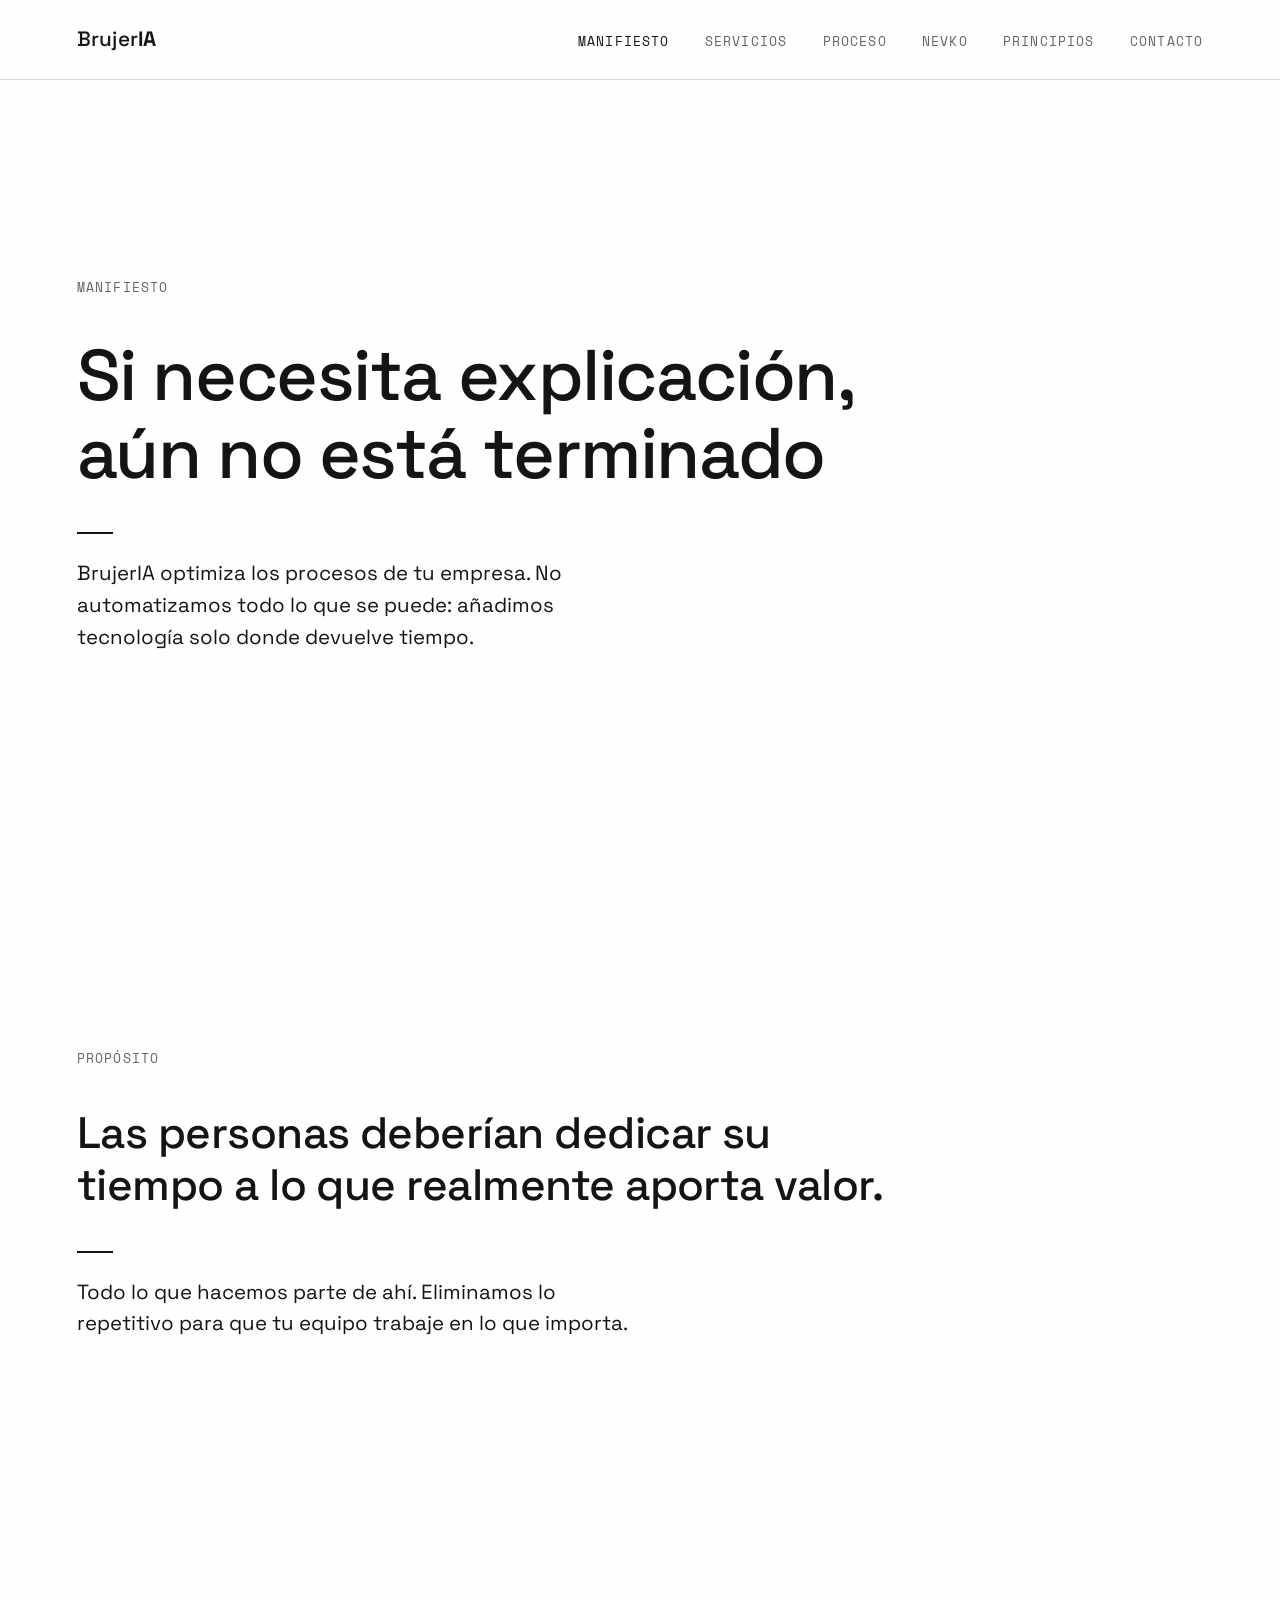
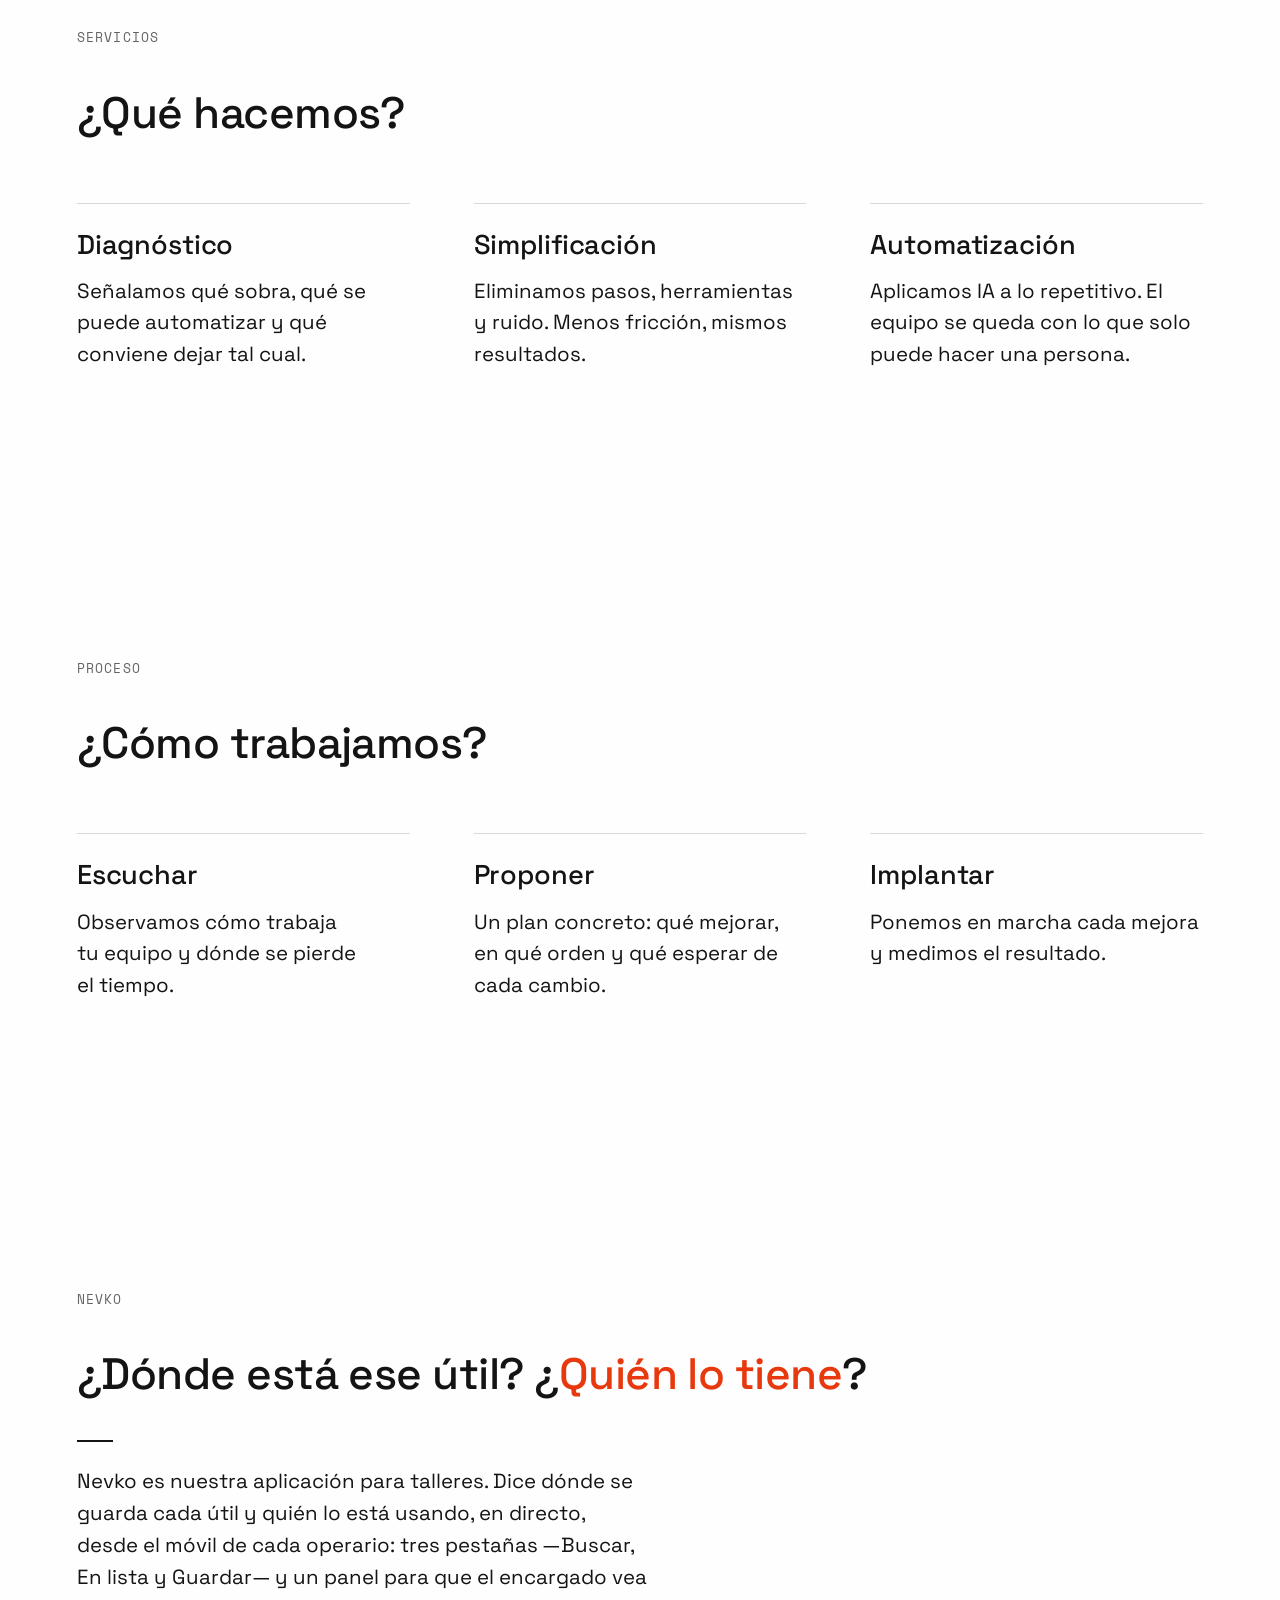
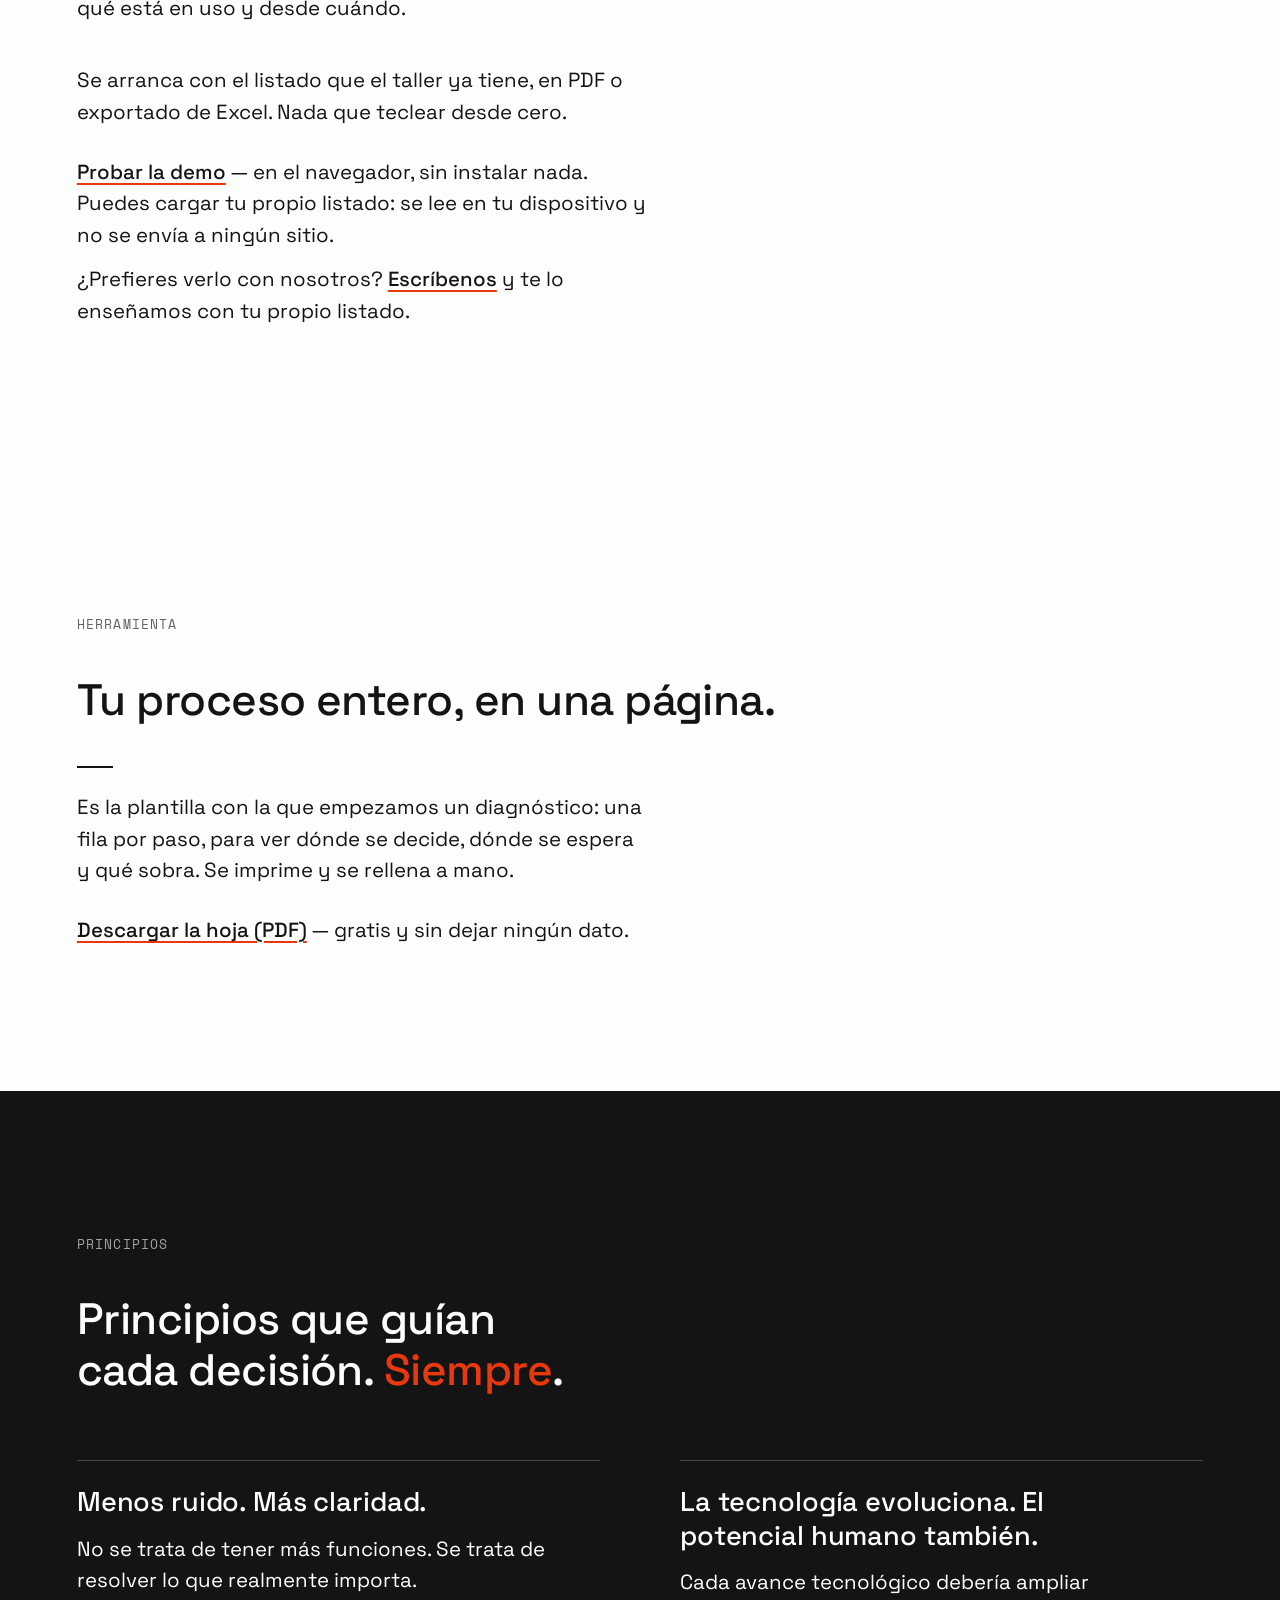
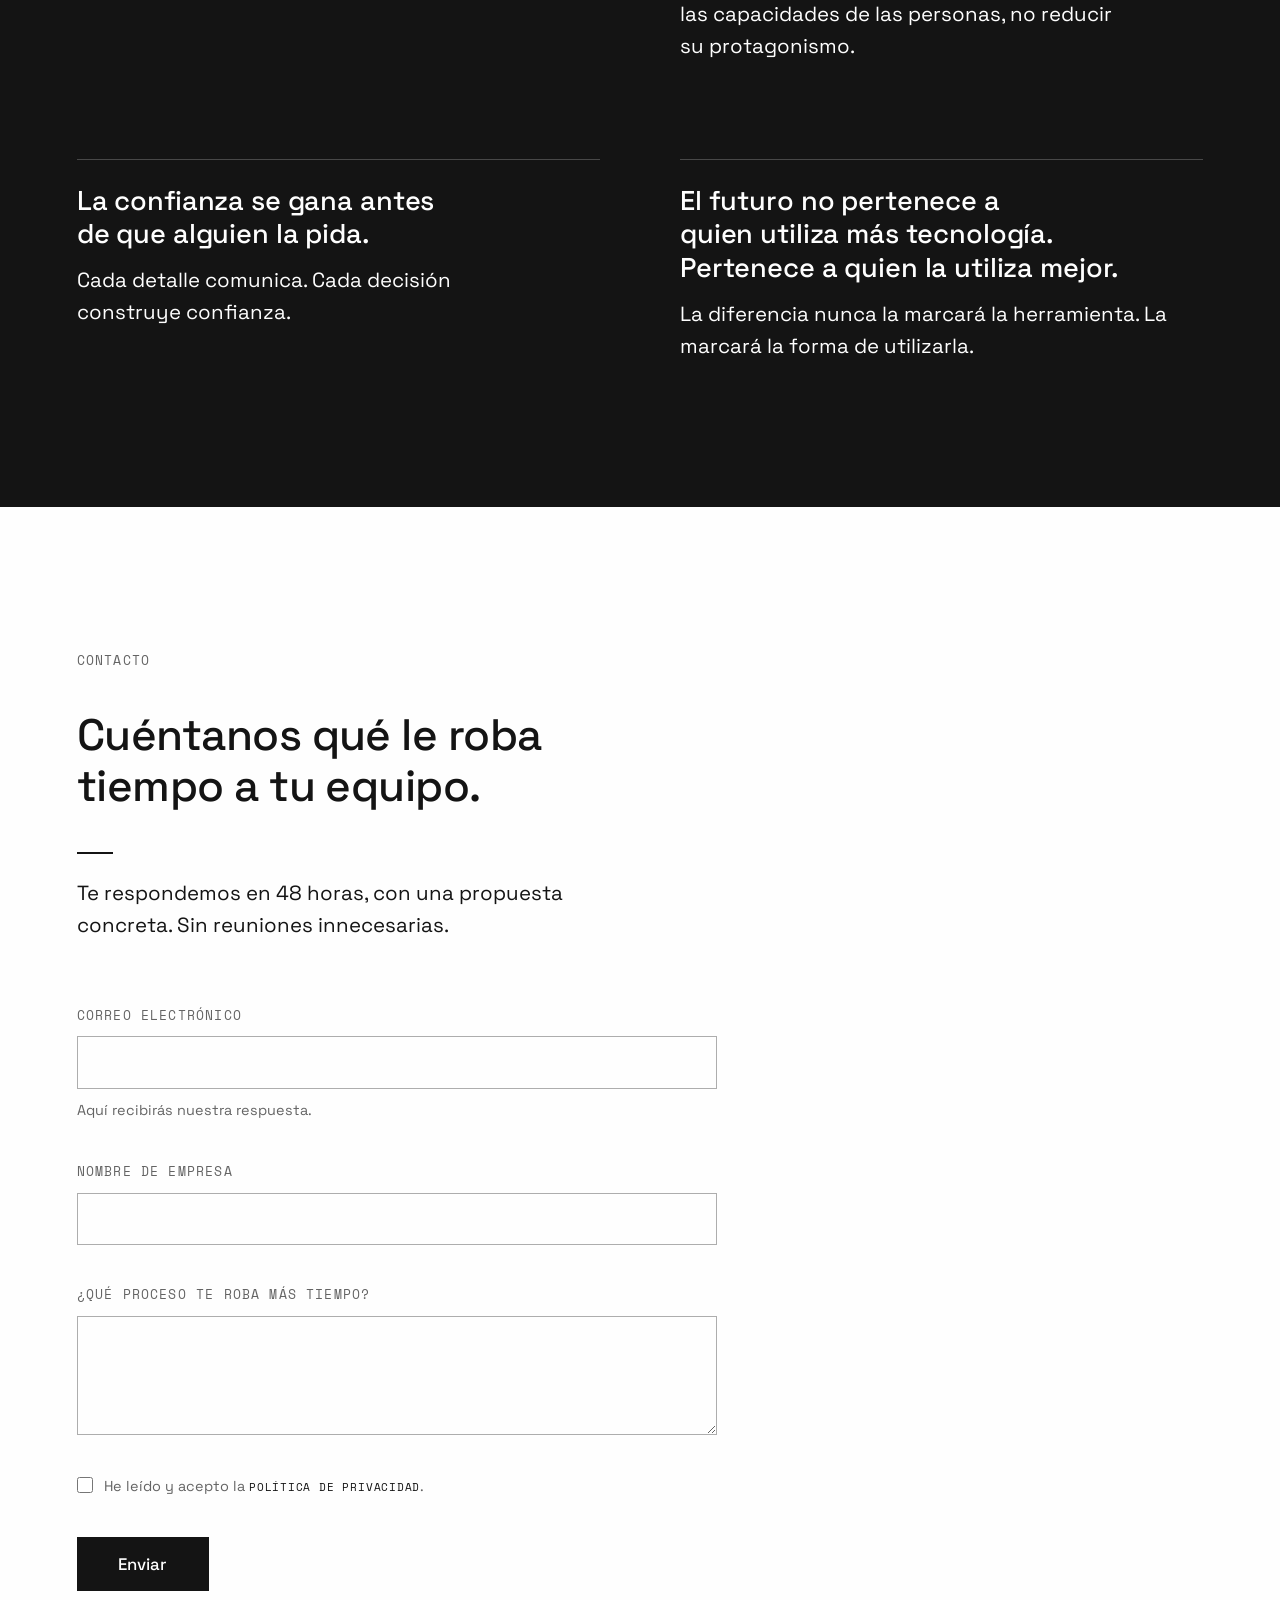
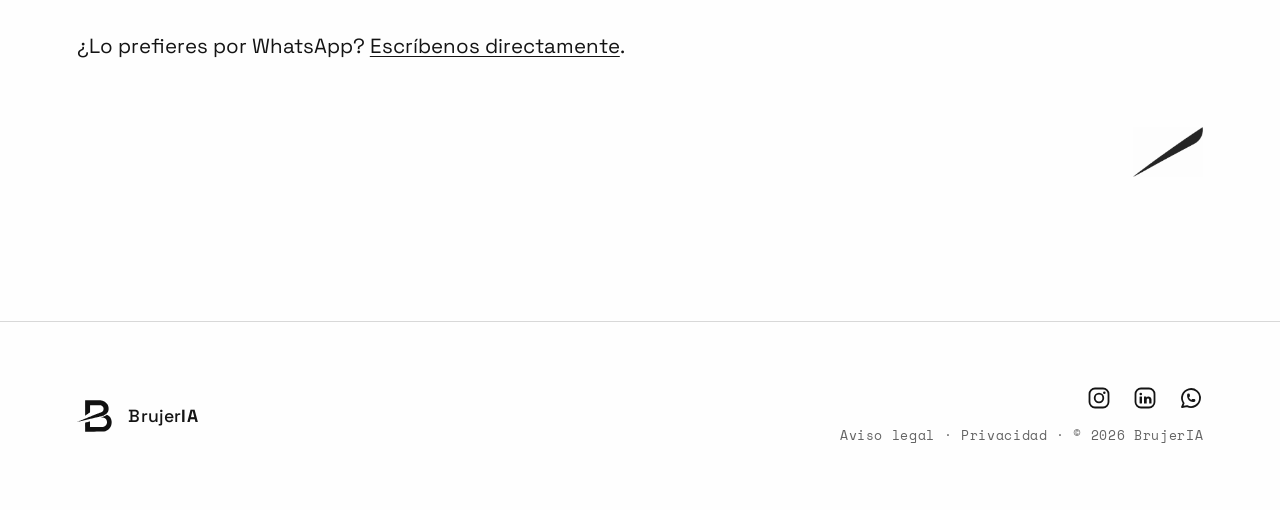
<file: index.html>
<!DOCTYPE html>
<html lang="es">
<head>
  <meta charset="UTF-8">
  <meta name="viewport" content="width=device-width, initial-scale=1.0">
  <title>BrujerIA — Optimización de procesos con criterio</title>
  <meta name="description" content="BrujerIA optimiza los procesos de tu empresa: tecnología solo donde merece la pena, para que las personas dediquen su tiempo a lo que realmente aporta valor.">
  <meta name="theme-color" content="#FEFEFE">

  <link rel="icon" type="image/svg+xml" href="assets/favicon.svg?v=3">
  <link rel="icon" type="image/png" sizes="64x64" href="assets/favicon-64.png?v=2">
  <link rel="apple-touch-icon" sizes="180x180" href="assets/apple-touch-180.png">

  <meta property="og:type" content="website">
  <meta property="og:title" content="BrujerIA — Optimización de procesos con criterio">
  <meta property="og:description" content="Las personas deberían dedicar su tiempo a lo que realmente aporta valor.">
  <meta property="og:site_name" content="BrujerIA">
  <meta property="og:image" content="https://brujeria.pro/assets/og-image.png">
  <meta property="og:image:width" content="1200">
  <meta property="og:image:height" content="630">
  <meta property="og:image:alt" content="Logotipo de BrujerIA sobre fondo negro">
  <meta property="og:url" content="https://brujeria.pro/">
  <meta property="og:locale" content="es_ES">
  <meta name="twitter:card" content="summary_large_image">
  <link rel="canonical" href="https://brujeria.pro/">

  <link rel="preconnect" href="https://fonts.googleapis.com">
  <link rel="preconnect" href="https://fonts.gstatic.com" crossorigin>
  <link href="https://fonts.googleapis.com/css2?family=Space+Grotesk:wght@300;400;500;700&family=Space+Mono:wght@400;700&display=swap" rel="stylesheet">

  <link rel="stylesheet" href="css/styles.css?v=9">

  <script type="application/ld+json">
  {
    "@context": "https://schema.org",
    "@type": "Organization",
    "name": "BrujerIA",
    "description": "Optimización de procesos con criterio: tecnología solo donde merece la pena.",
    "url": "https://brujeria.pro/",
    "logo": "https://brujeria.pro/assets/apple-touch-180.png",
    "sameAs": ["https://www.instagram.com/brujeria.pro/"]
  }
  </script>
</head>
<body>

  <a class="skip-link" href="#inicio">Saltar al contenido</a>

  <header class="site-header">
    <a class="wordmark" href="#inicio" aria-label="BrujerIA, inicio">Brujer<b>IA</b></a>
    <nav aria-label="Principal">
      <a href="#manifiesto">Manifiesto</a>
      <a href="#servicios">Servicios</a>
      <a href="#proceso">Proceso</a>
      <a href="#nevko">Nevko</a>
      <a href="#principios">Principios</a>
      <a href="#contacto">Contacto</a>
    </nav>
  </header>

  <main id="inicio" tabindex="-1">

    <!-- 01 · MANIFIESTO -->
    <section class="section section--hero" id="manifiesto">
      <div class="container" data-reveal>
        <p class="label">Manifiesto</p>
        <h1>Si necesita explicación, <br>aún no está terminado</h1>
        <div class="rule" aria-hidden="true"></div>
        <p class="body-copy">
          BrujerIA optimiza los procesos de tu empresa.
          No automatizamos todo lo que se puede: añadimos tecnología
          solo donde devuelve tiempo.
        </p>
      </div>
    </section>

    <!-- 02 · PROPÓSITO -->
    <section class="section" id="proposito">
      <div class="container" data-reveal>
        <p class="label">Propósito</p>
        <h2>Las personas deberían dedicar su tiempo a lo que realmente aporta valor.</h2>
        <div class="rule" aria-hidden="true"></div>
        <p class="body-copy">
          Todo lo que hacemos parte de ahí. Eliminamos lo repetitivo
          para que tu equipo trabaje en lo que importa.
        </p>
      </div>
    </section>

    <!-- 03 · SERVICIOS -->
    <section class="section" id="servicios">
      <div class="container">
        <div data-reveal>
          <p class="label">Servicios</p>
          <h2>¿Qué hacemos?</h2>
        </div>
        <ul class="steps">
          <li class="step" data-reveal>
            <h3>Diagnóstico</h3>
            <p class="body-copy">Señalamos qué sobra, qué se puede automatizar
            y qué conviene dejar tal cual.</p>
          </li>
          <li class="step" data-reveal>
            <h3>Simplificación</h3>
            <p class="body-copy">Eliminamos pasos, herramientas y ruido.
            Menos fricción, mismos resultados.</p>
          </li>
          <li class="step" data-reveal>
            <h3>Automatización</h3>
            <p class="body-copy">Aplicamos IA a lo repetitivo. El equipo se queda
            con lo que solo puede hacer una persona.</p>
          </li>
        </ul>
      </div>
    </section>

    <!-- 04 · PROCESO -->
    <section class="section" id="proceso">
      <div class="container">
        <div data-reveal>
          <p class="label">Proceso</p>
          <h2>¿Cómo trabajamos?</h2>
        </div>
        <ol class="steps">
          <li class="step" data-reveal>
            <h3>Escuchar</h3>
            <p class="body-copy">Observamos cómo trabaja tu equipo
            y dónde se pierde el tiempo.</p>
          </li>
          <li class="step" data-reveal>
            <h3>Proponer</h3>
            <p class="body-copy">Un plan concreto: qué mejorar, en qué orden
            y qué esperar de cada cambio.</p>
          </li>
          <li class="step" data-reveal>
            <h3>Implantar</h3>
            <p class="body-copy">Ponemos en marcha cada mejora
            y medimos el resultado.</p>
          </li>
        </ol>
      </div>
    </section>

    <!-- 04a · NEVKO -->
    <section class="section" id="nevko">
      <div class="container" data-reveal>
        <p class="label">Nevko</p>
        <h2>¿Dónde está ese útil? ¿<span class="accent">Quién lo tiene</span>?</h2>
        <div class="rule" aria-hidden="true"></div>
        <p class="body-copy">
          Nevko es nuestra aplicación para talleres. Dice dónde se guarda cada útil
          y quién lo está usando, en directo, desde el móvil de cada operario: tres
          pestañas —Buscar, En lista y Guardar— y un panel para que el encargado vea
          qué está en uso y desde cuándo.
        </p>
        <p class="body-copy">
          Se arranca con el listado que el taller ya tiene, en PDF o exportado de
          Excel. Nada que teclear desde cero.
        </p>
        <p class="body-copy nevko-cta">
          <a href="nevko/">Probar la demo</a> — en el navegador, sin instalar nada.
          Puedes cargar tu propio listado: se lee en tu dispositivo y no se envía a
          ningún sitio.
        </p>
        <p class="body-copy nevko-cta-sec">
          ¿Prefieres verlo con nosotros? <a href="#contacto">Escríbenos</a> y te lo
          enseñamos con tu propio listado.
        </p>
      </div>
    </section>

    <!-- 04b · HERRAMIENTA -->
    <section class="section" id="herramienta">
      <div class="container" data-reveal>
        <p class="label">Herramienta</p>
        <h2>Tu proceso entero, en una página.</h2>
        <div class="rule" aria-hidden="true"></div>
        <p class="body-copy">
          Es la plantilla con la que empezamos un diagnóstico: una fila por paso,
          para ver dónde se decide, dónde se espera y qué sobra. Se imprime
          y se rellena a mano.
        </p>
        <p class="body-copy descarga-hoja">
          <a href="descargas/mapa-de-un-proceso.pdf">Descargar la hoja (PDF)</a>
          — gratis y sin dejar ningún dato.
        </p>
      </div>
    </section>

    <!-- 05 · PRINCIPIOS -->
    <section class="section section--dark" id="principios">
      <div class="container">
        <div data-reveal>
          <p class="label">Principios</p>
          <h2>Principios que guían cada decisión. <span class="accent">Siempre</span>.</h2>
        </div>
        <ol class="principles">
          <li data-reveal>
            <h3>Menos ruido. Más claridad.</h3>
            <p class="body-copy">No se trata de tener más funciones.
            Se trata de resolver lo que realmente importa.</p>
          </li>
          <li data-reveal>
            <h3>La tecnología evoluciona. El potencial humano también.</h3>
            <p class="body-copy">Cada avance tecnológico debería ampliar las capacidades
            de las personas, no reducir su protagonismo.</p>
          </li>
          <li data-reveal>
            <h3>La confianza se gana antes de que alguien la pida.</h3>
            <p class="body-copy">Cada detalle comunica.
            Cada decisión construye confianza.</p>
          </li>
          <li data-reveal>
            <h3>El futuro no pertenece a quien utiliza más tecnología.
            Pertenece a quien la utiliza mejor.</h3>
            <p class="body-copy">La diferencia nunca la marcará la herramienta.
            La marcará la forma de utilizarla.</p>
          </li>
        </ol>
      </div>
    </section>

    <!-- 06 · CONTACTO -->
    <section class="section" id="contacto">
      <div class="container" data-reveal>
        <p class="label">Contacto</p>
        <h2>Cuéntanos qué le roba tiempo a tu equipo.</h2>
        <div class="rule" aria-hidden="true"></div>
        <p class="body-copy">Te respondemos en 48 horas,
        con una propuesta concreta. Sin reuniones innecesarias.</p>

        <form class="contact-form" id="contact-form" action="https://api.web3forms.com/submit" method="POST">
          <input type="hidden" name="access_key" value="a34fb875-c065-43a4-9d5e-de3a44b609cb">
          <input type="hidden" name="subject" value="Nuevo contacto desde la web de BrujerIA">
          <input type="hidden" name="from_name" value="Web BrujerIA">
          <input type="hidden" name="redirect" value="https://brujeria.pro/gracias.html">
          <input type="checkbox" name="botcheck" class="hp-field" tabindex="-1" autocomplete="off" aria-hidden="true">

          <div class="field">
            <label class="label" for="email">Correo electrónico</label>
            <input type="email" id="email" name="email" required autocomplete="email">
            <p class="field-hint">Aquí recibirás nuestra respuesta.</p>
          </div>

          <div class="field">
            <label class="label" for="empresa">Nombre de empresa</label>
            <input type="text" id="empresa" name="Empresa" required autocomplete="organization" maxlength="120">
          </div>

          <div class="field">
            <label class="label" for="proceso">¿Qué proceso te roba más tiempo?</label>
            <textarea id="proceso" name="Proceso" required rows="4" maxlength="1000"></textarea>
          </div>

          <div class="consent">
            <input type="checkbox" id="consentimiento" name="Consentimiento" value="Política de privacidad aceptada" required>
            <label for="consentimiento">He leído y acepto la
            <a href="privacidad.html">política de privacidad</a>.</label>
          </div>

          <button class="submit-btn" type="submit">Enviar</button>
          <p class="form-status" id="form-status" role="status" aria-live="polite"></p>
        </form>

        <p class="body-copy whatsapp-alt">¿Lo prefieres por WhatsApp? <a href="https://wa.me/34614204380?text=Hola%2C%20os%20escribo%20desde%20la%20web%20de%20BrujerIA." target="_blank" rel="noopener noreferrer">Escríbenos directamente</a>.</p>

        <img class="trazo trazo--section" src="assets/trazo-negro-small.png" alt="" width="216" height="153">
      </div>
    </section>

  </main>

  <footer class="site-footer">
    <div class="container footer-inner">
      <div class="footer-brand">
        <img src="assets/logo-b.svg?v=2" alt="" class="footer-logo" width="107" height="96">
        <span class="wordmark wordmark--footer">Brujer<b>IA</b></span>
      </div>
      <div class="footer-right">
        <div class="social-links">
          <a class="social-link" href="https://www.instagram.com/brujeria.pro/" target="_blank" rel="noopener noreferrer" aria-label="BrujerIA en Instagram">
            <svg viewBox="0 0 24 24" width="24" height="24" fill="none" aria-hidden="true" focusable="false">
              <rect x="2.5" y="2.5" width="19" height="19" rx="5.5" stroke="currentColor" stroke-width="1.8"/>
              <circle cx="12" cy="12" r="4.3" stroke="currentColor" stroke-width="1.8"/>
              <circle cx="17.3" cy="6.7" r="1.25" fill="currentColor"/>
            </svg>
          </a>
          <a class="social-link" href="https://www.linkedin.com/company/brujeria/" target="_blank" rel="noopener noreferrer" aria-label="BrujerIA en LinkedIn">
            <svg viewBox="0 0 24 24" width="24" height="24" fill="none" aria-hidden="true" focusable="false">
              <rect x="2.5" y="2.5" width="19" height="19" rx="5.5" stroke="currentColor" stroke-width="1.8"/>
              <circle cx="7.8" cy="8" r="1.3" fill="currentColor"/>
              <rect x="6.6" y="10.4" width="2.4" height="7.1" rx="0.4" fill="currentColor"/>
              <path d="M11 17.5 V10.4 h2.3 v1 a3 3 0 0 1 5.2 2 V17.5 h-2.3 v-3.7 a1.25 1.25 0 0 0 -2.5 0 V17.5 Z" fill="currentColor"/>
            </svg>
          </a>
          <a class="social-link" href="https://wa.me/34614204380?text=Hola%2C%20os%20escribo%20desde%20la%20web%20de%20BrujerIA." target="_blank" rel="noopener noreferrer" aria-label="Escríbenos por WhatsApp">
            <svg viewBox="0 0 24 24" width="24" height="24" fill="none" aria-hidden="true" focusable="false">
              <path d="M3 21l1.65 -3.8a9 9 0 1 1 3.4 2.9l-5.05 .9" stroke="currentColor" stroke-width="1.8" stroke-linecap="round" stroke-linejoin="round"/>
              <path d="M9 10a.5 .5 0 0 0 1 0v-1a.5 .5 0 0 0 -1 0v1a5 5 0 0 0 5 5h1a.5 .5 0 0 0 0 -1h-1a.5 .5 0 0 0 0 1" stroke="currentColor" stroke-width="1.8" stroke-linecap="round" stroke-linejoin="round"/>
            </svg>
          </a>
        </div>
        <p class="label footer-meta"><a href="aviso-legal.html">Aviso legal</a> · <a href="privacidad.html">Privacidad</a> · ©&nbsp;2026&nbsp;BrujerIA</p>
      </div>
    </div>
  </footer>

  <script src="js/main.js?v=3" defer></script>
</body>
</html>
</file>
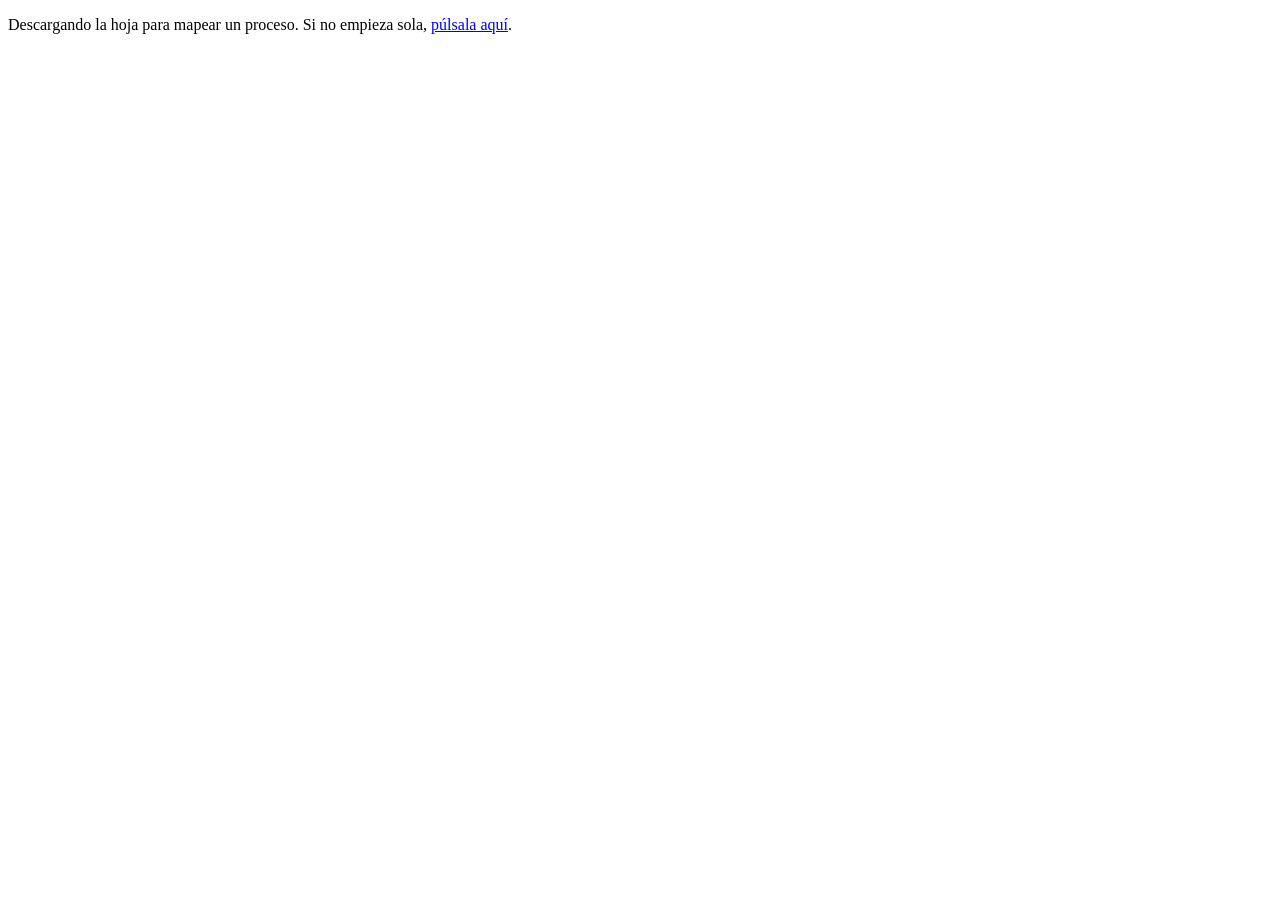
<file: hoja/index.html>
<!DOCTYPE html>
<html lang="es">
<head>
  <meta charset="UTF-8">
  <meta name="viewport" content="width=device-width, initial-scale=1.0">
  <title>Mapa de un proceso — BrujerIA</title>
  <meta name="robots" content="noindex">
  <meta http-equiv="refresh" content="0; url=/descargas/mapa-de-un-proceso.pdf">
  <link rel="canonical" href="/descargas/mapa-de-un-proceso.pdf">
  <link rel="icon" type="image/svg+xml" href="/assets/favicon.svg?v=3">
</head>
<body>
  <p>Descargando la hoja para mapear un proceso.
  Si no empieza sola, <a href="/descargas/mapa-de-un-proceso.pdf">púlsala aquí</a>.</p>
</body>
</html>
</file>
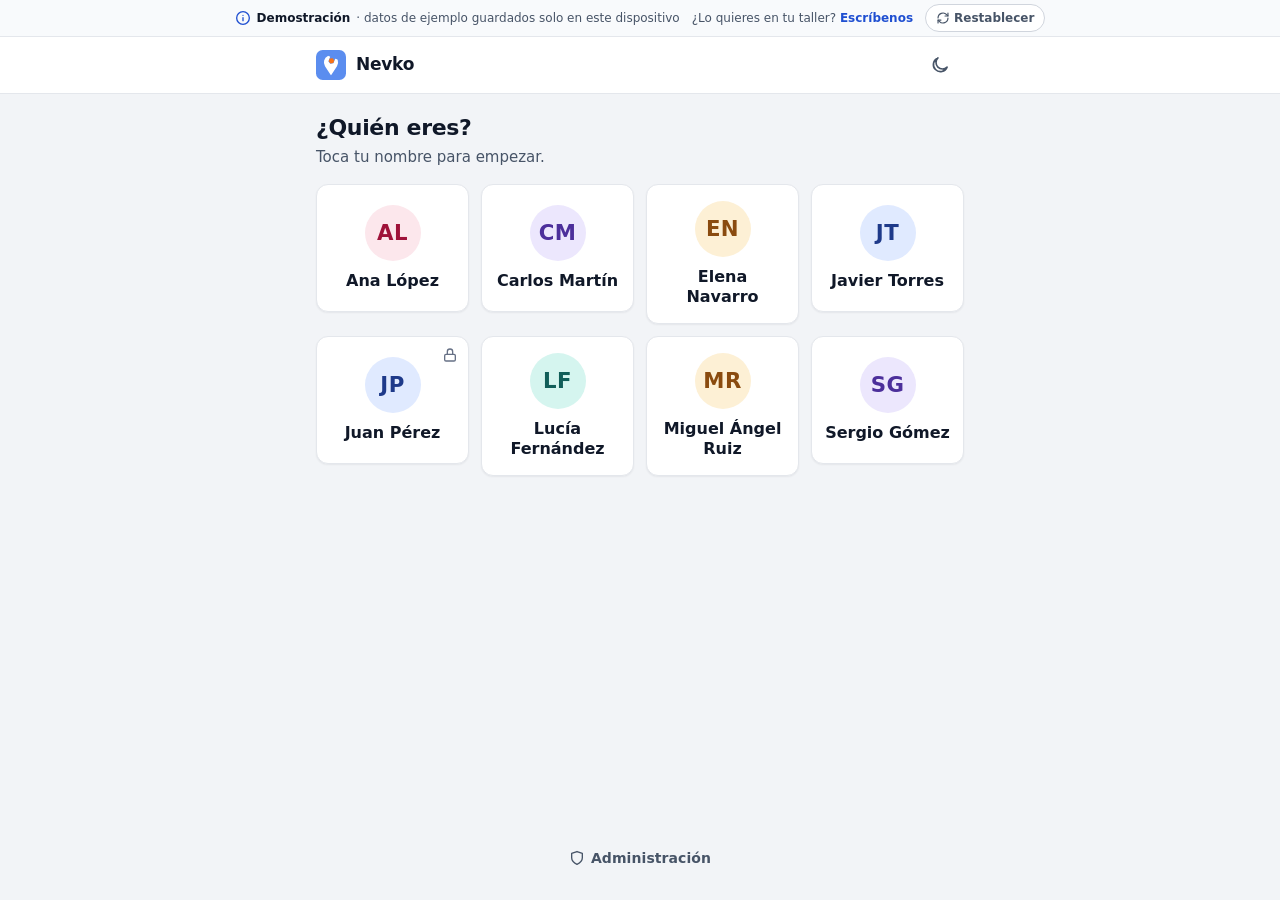
<file: nevko/index.html>
<!doctype html>
<html lang="es" dir="ltr">
  <head>
    <meta charset="utf-8">
    <!-- Copia de dist-demo de Nevko. El index.html original es un fragmento pensado para
         publicarse como artefacto (que añade la estructura del documento); aquí va completo,
         con viewport para móviles. Sin <base href="/">: la demo usa rutas con # y sus
         recursos son relativos a /nevko/. -->
    <meta name="viewport" content="width=device-width, initial-scale=1, viewport-fit=cover">
    <title>Nevko — Demostración</title>
    <meta name="description" content="Demostración de Nevko: dónde está cada útil del taller y quién lo tiene. Funciona en el navegador, sin instalar nada.">
    <meta property="og:title" content="Nevko — Demostración">
    <meta property="og:description" content="Dónde está cada útil del taller y quién lo tiene. Pruébalo en el navegador, sin instalar nada.">
    <meta property="og:url" content="https://brujeria.pro/nevko/">
    <meta name="color-scheme" content="light dark">
    <meta name="theme-color" content="#ffffff" media="(prefers-color-scheme: light)">
    <meta name="theme-color" content="#121820" media="(prefers-color-scheme: dark)">
    <meta name="format-detection" content="telephone=no">
    <meta name="referrer" content="no-referrer">
    <link rel="icon" href="icons/icon.svg" type="image/svg+xml">
    <link rel="icon" href="icons/icon-192.png" type="image/png" sizes="192x192">
    <link rel="apple-touch-icon" href="icons/apple-touch-icon.png">
    <link rel="stylesheet" href="css/app.css">
    <link rel="stylesheet" href="demo/demo.css">
  </head>
  <body>
    <div id="app" class="boot" aria-busy="true">
      <span class="spinner spinner-lg" role="status" aria-label="Cargando Nevko"></span>
    </div>
    <div id="overlays"></div>
    <div id="toasts" class="toast-region" aria-live="polite"></div>
    <noscript>
      <div class="noscript">
        <h1>Nevko necesita JavaScript</h1>
        <p>Activa JavaScript en el navegador para usar la demostración.</p>
      </div>
    </noscript>
    <script>window.TRACKTOOL_DEMO = true;</script>
    <script type="module" src="demo/boot.js"></script>
  </body>
</html>
</file>
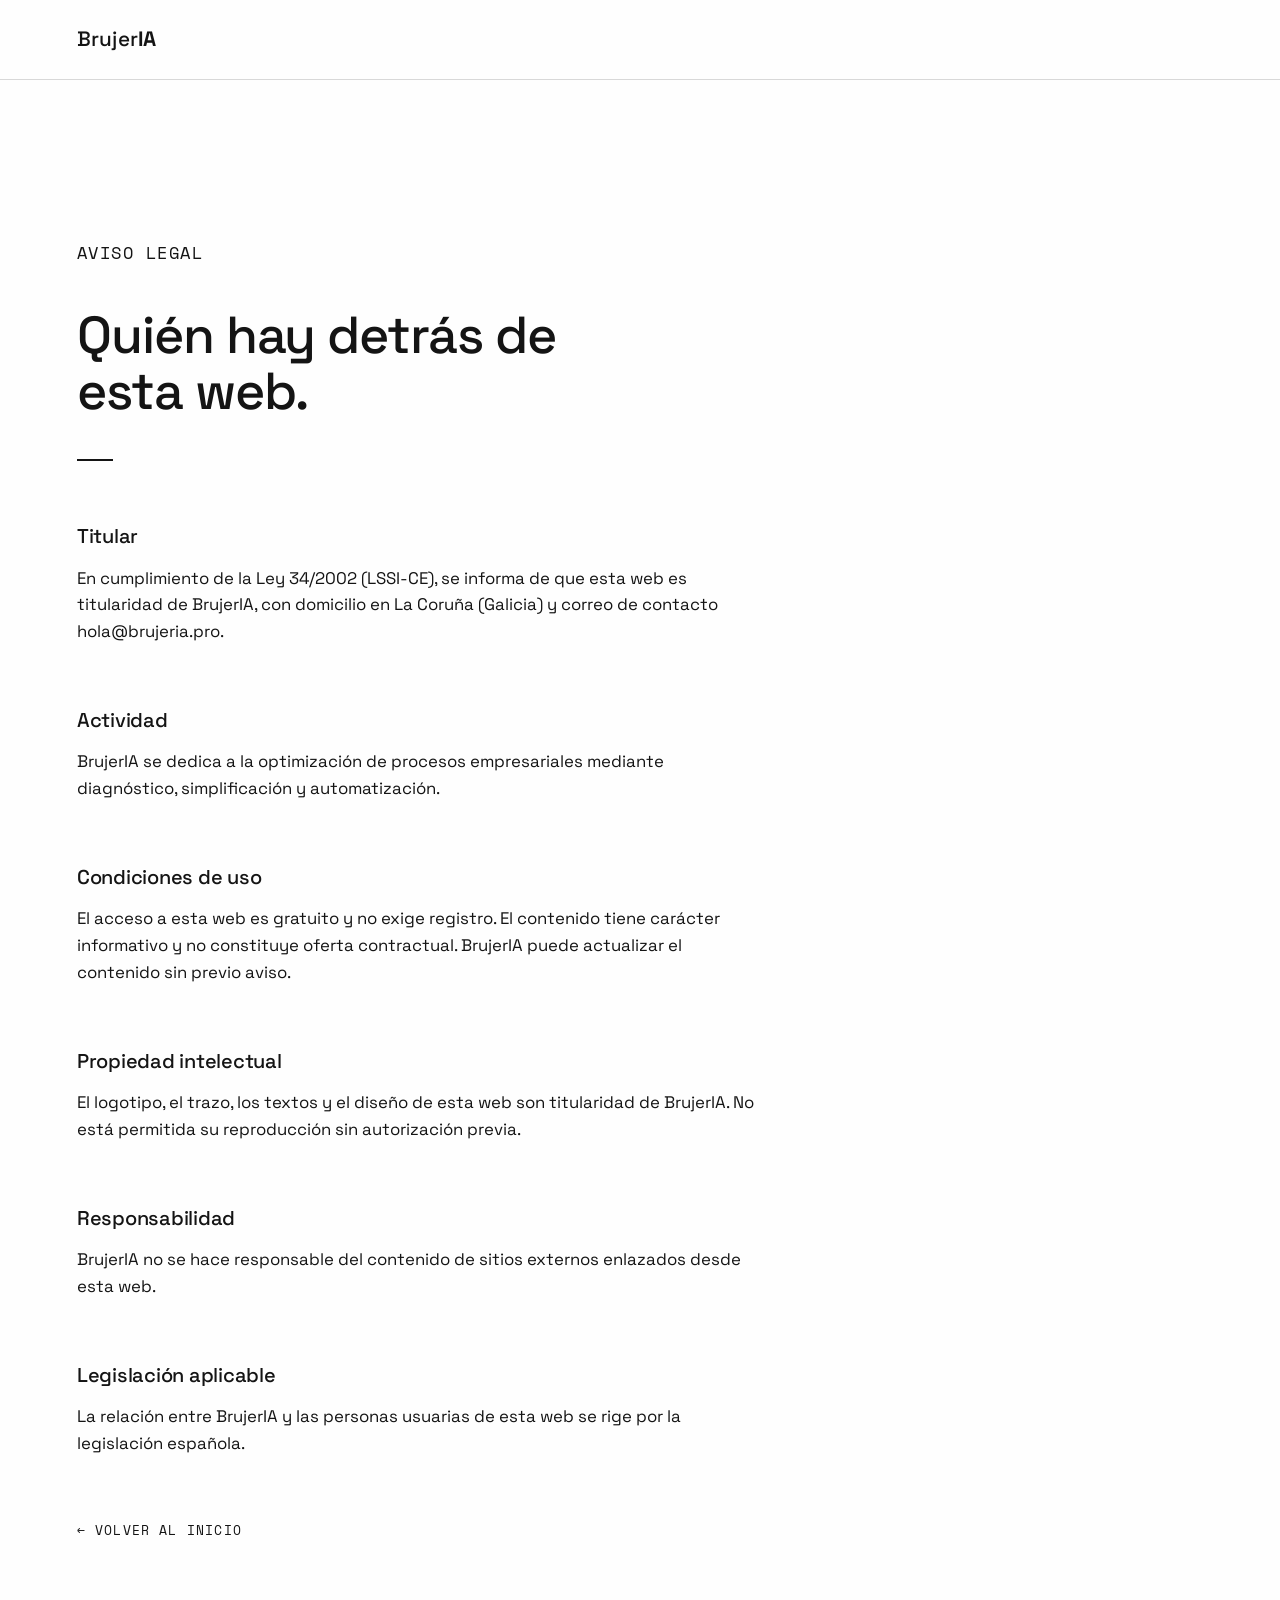
<file: aviso-legal.html>
<!DOCTYPE html>
<html lang="es">
<head>
  <meta charset="UTF-8">
  <meta name="viewport" content="width=device-width, initial-scale=1.0">
  <title>Aviso legal — BrujerIA</title>
  <meta name="robots" content="noindex">
  <link rel="icon" type="image/svg+xml" href="assets/favicon.svg?v=3">
  <link rel="icon" type="image/png" sizes="64x64" href="assets/favicon-64.png?v=2">
  <link rel="preconnect" href="https://fonts.googleapis.com">
  <link rel="preconnect" href="https://fonts.gstatic.com" crossorigin>
  <link href="https://fonts.googleapis.com/css2?family=Space+Grotesk:wght@300;400;500;700&family=Space+Mono:wght@400;700&display=swap" rel="stylesheet">
  <link rel="stylesheet" href="css/styles.css?v=3">
</head>
<body class="legal">

  <header class="site-header">
    <a class="wordmark" href="index.html" aria-label="BrujerIA, inicio">Brujer<b>IA</b></a>
  </header>

  <main>
    <section class="section">
      <div class="container">
        <p class="label">Aviso legal</p>
        <h1>Quién hay detrás de esta web.</h1>
        <div class="rule" aria-hidden="true"></div>

        <h2>Titular</h2>
        <p>En cumplimiento de la Ley 34/2002 (LSSI-CE), se informa de que
        esta web es titularidad de BrujerIA, con domicilio en
        La Coruña (Galicia) y correo de contacto hola@brujeria.pro.</p>

        <h2>Actividad</h2>
        <p>BrujerIA se dedica a la optimización de procesos empresariales
        mediante diagnóstico, simplificación y automatización.</p>

        <h2>Condiciones de uso</h2>
        <p>El acceso a esta web es gratuito y no exige registro. El contenido
        tiene carácter informativo y no constituye oferta contractual.
        BrujerIA puede actualizar el contenido sin previo aviso.</p>

        <h2>Propiedad intelectual</h2>
        <p>El logotipo, el trazo, los textos y el diseño de esta web son
        titularidad de BrujerIA. No está permitida su reproducción sin
        autorización previa.</p>

        <h2>Responsabilidad</h2>
        <p>BrujerIA no se hace responsable del contenido de sitios externos
        enlazados desde esta web.</p>

        <h2>Legislación aplicable</h2>
        <p>La relación entre BrujerIA y las personas usuarias de esta web
        se rige por la legislación española.</p>

        <a class="back-link" href="index.html">← Volver al inicio</a>
      </div>
    </section>
  </main>

</body>
</html>
</file>
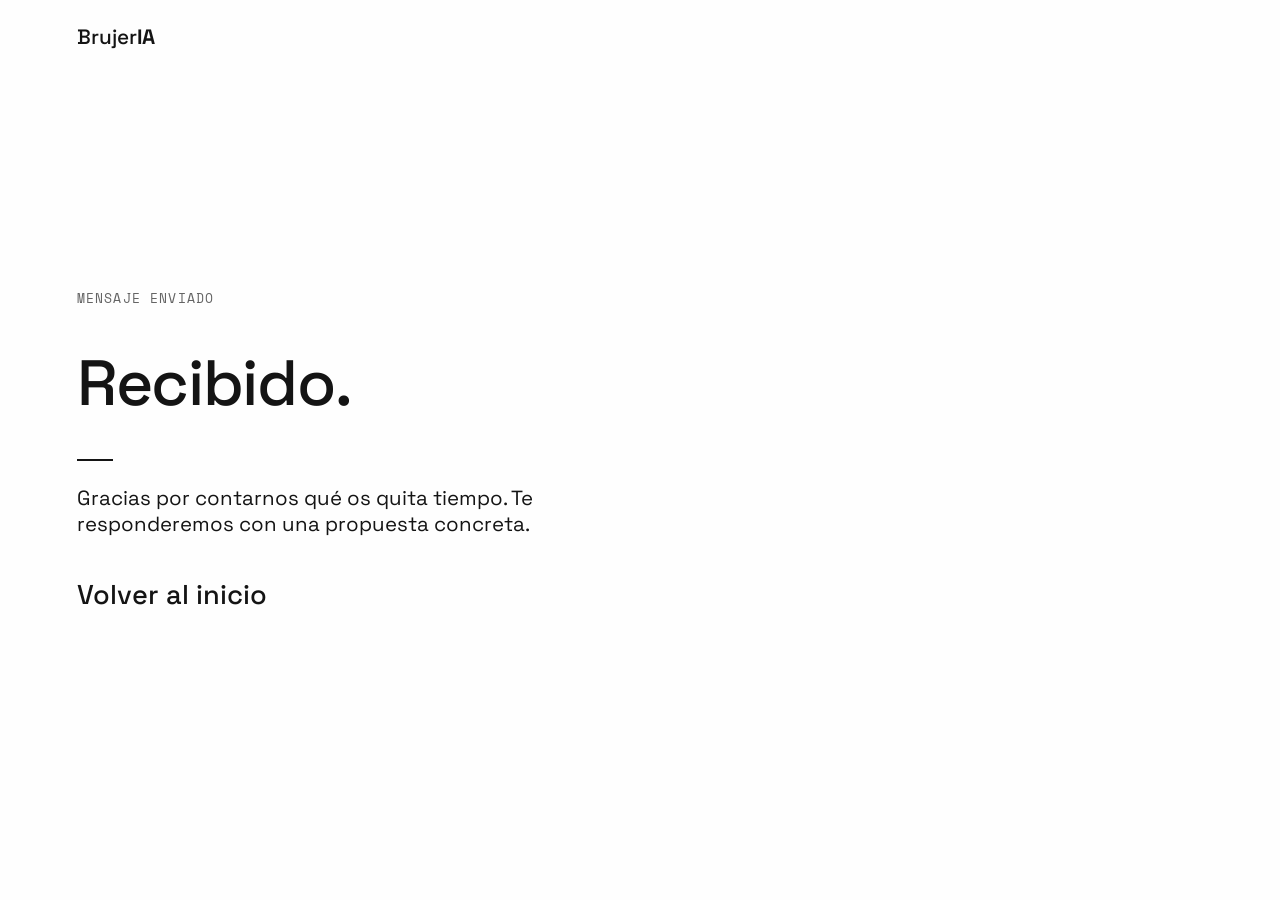
<file: gracias.html>
<!DOCTYPE html>
<html lang="es">
<head>
  <meta charset="UTF-8">
  <meta name="viewport" content="width=device-width, initial-scale=1.0">
  <title>Recibido — BrujerIA</title>
  <meta name="robots" content="noindex">
  <link rel="icon" type="image/svg+xml" href="assets/favicon.svg?v=3">
  <link rel="icon" type="image/png" sizes="64x64" href="assets/favicon-64.png?v=2">
  <link rel="preconnect" href="https://fonts.googleapis.com">
  <link rel="preconnect" href="https://fonts.gstatic.com" crossorigin>
  <link href="https://fonts.googleapis.com/css2?family=Space+Grotesk:wght@400;500&family=Space+Mono&display=swap" rel="stylesheet">
  <style>
    * { box-sizing: border-box; margin: 0; padding: 0; }
    body {
      font-family: "Space Grotesk", "Segoe UI", Arial, sans-serif;
      background: #FEFEFE;
      color: #141414;
      min-height: 100vh;
      display: flex;
      align-items: center;
      padding: 6vw;
      -webkit-font-smoothing: antialiased;
    }
    .wordmark {
      position: fixed;
      top: 1.5rem;
      left: 6vw;
      font-size: 1.3rem;
      font-weight: 500;
      color: #141414;
      text-decoration: none;
    }
    .wordmark b { font-weight: 700; }
    .label {
      font-family: "Space Mono", "Consolas", monospace;
      font-size: 0.8125rem;
      letter-spacing: 0.09em;
      text-transform: uppercase;
      color: rgba(20, 20, 20, 0.66);
    }
    h1 {
      font-size: clamp(2.2rem, 6vw, 4rem);
      font-weight: 500;
      line-height: 1.1;
      letter-spacing: -0.02em;
      margin-top: 2.5rem;
      max-width: 18ch;
    }
    .rule { width: 2.25rem; height: 2px; background: currentColor; margin-top: 2.5rem; }
    p.body {
      font-size: clamp(1.05rem, 1.6vw, 1.375rem);
      margin-top: 1.5rem;
      max-width: 44ch;
    }
    a.back {
      display: inline-block;
      margin-top: 2.5rem;
      font-weight: 500;
      font-size: clamp(1.2rem, 2.4vw, 1.7rem);
      color: #141414;
      text-decoration: none;
    }
    a:hover, a:focus-visible { color: #E8380D; }
    a:focus-visible { outline: 2px solid #141414; outline-offset: 3px; }
  </style>
</head>
<body>
  <a class="wordmark" href="/" aria-label="BrujerIA, inicio">Brujer<b>IA</b></a>
  <main>
    <p class="label">Mensaje enviado</p>
    <h1>Recibido.</h1>
    <div class="rule" aria-hidden="true"></div>
    <p class="body">Gracias por contarnos qué os quita tiempo.
    Te responderemos con una propuesta concreta.</p>
    <a class="back" href="/">Volver al inicio</a>
  </main>
</body>
</html>
</file>
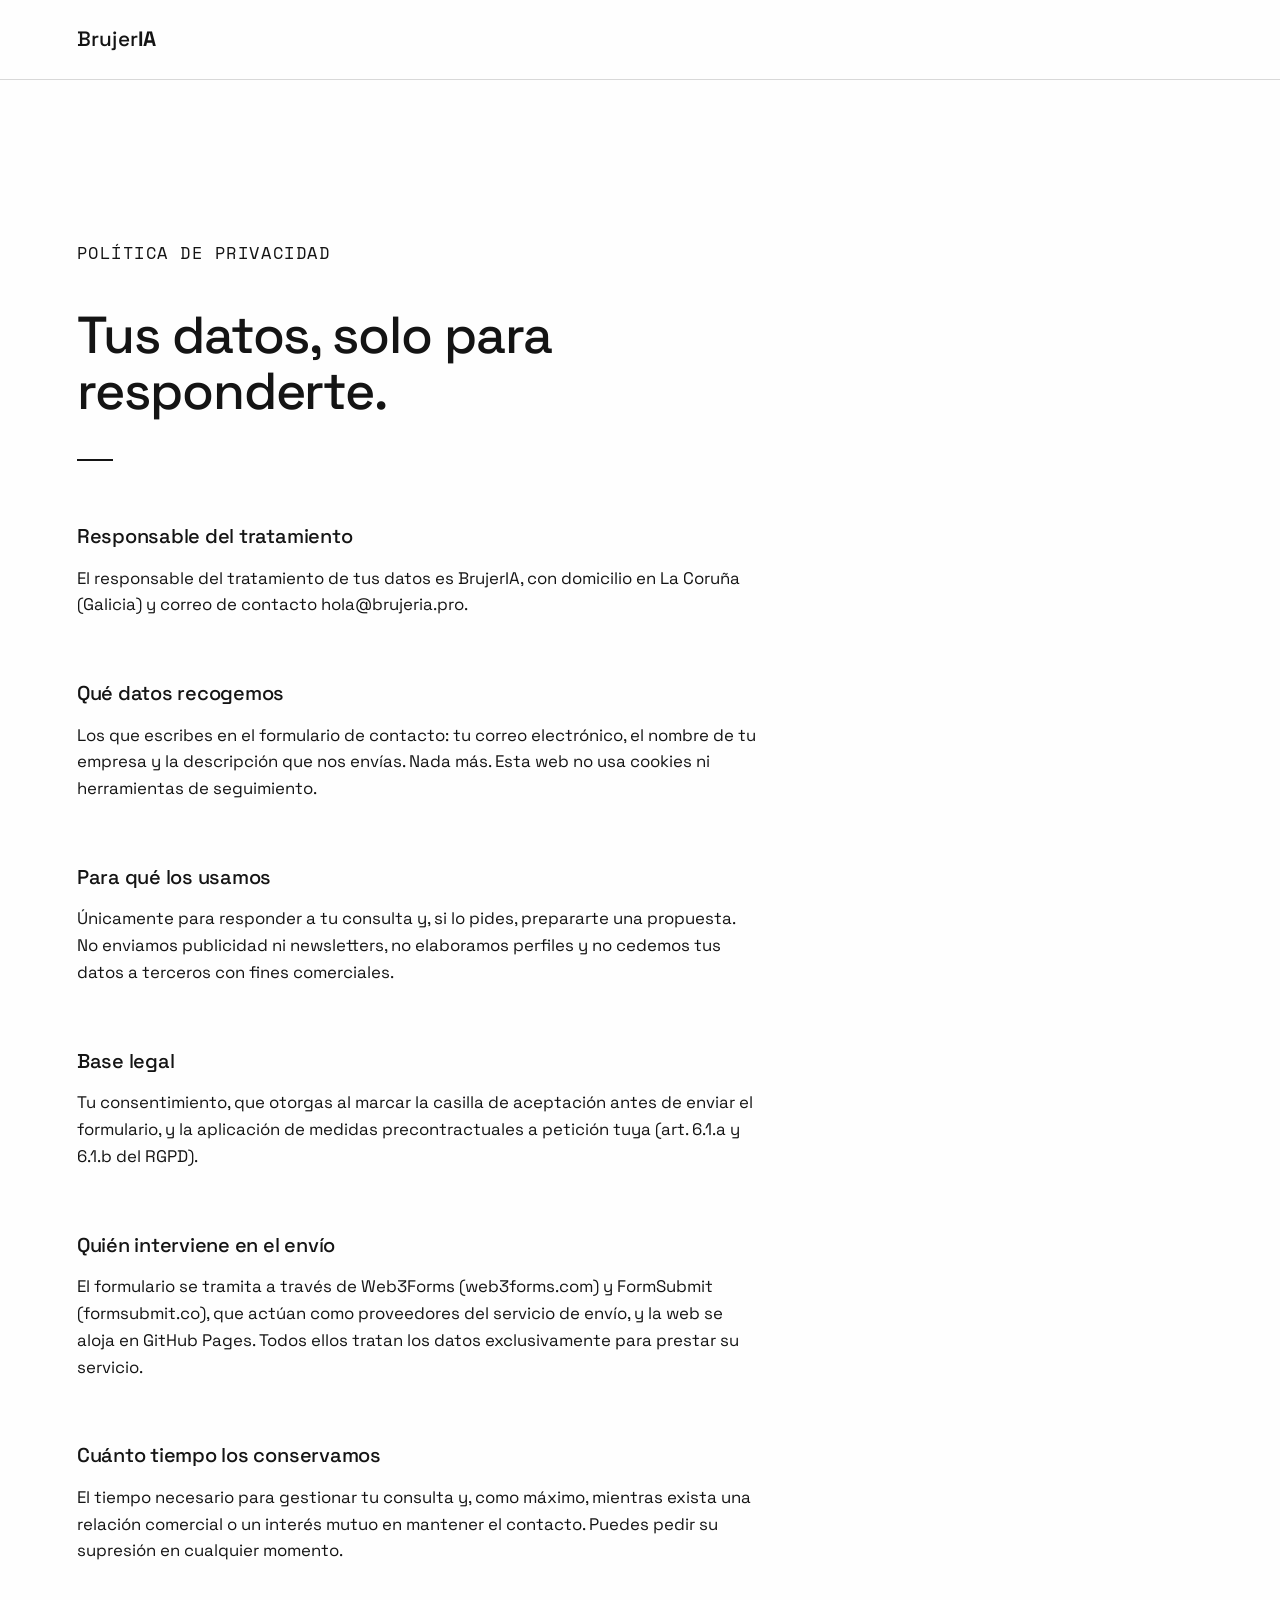
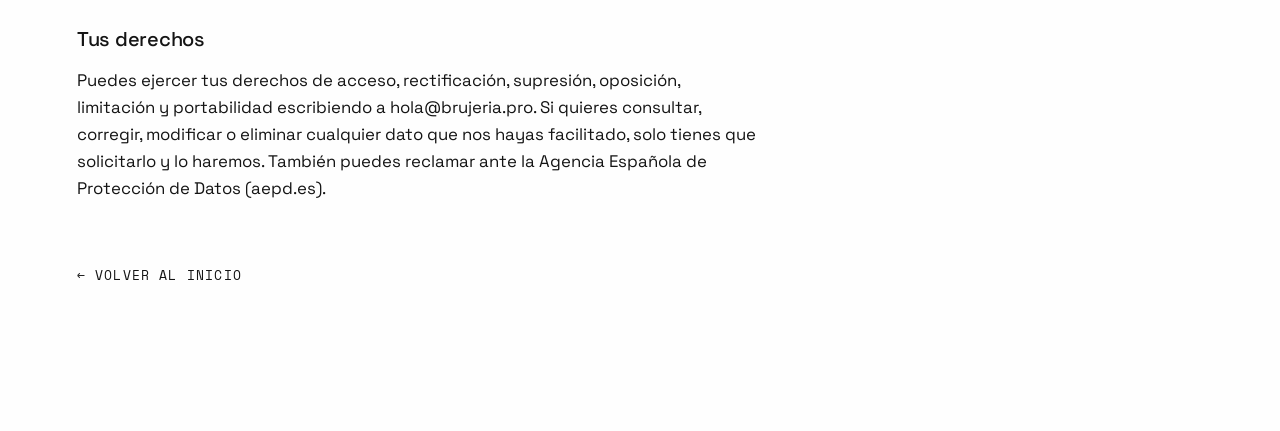
<file: privacidad.html>
<!DOCTYPE html>
<html lang="es">
<head>
  <meta charset="UTF-8">
  <meta name="viewport" content="width=device-width, initial-scale=1.0">
  <title>Política de privacidad — BrujerIA</title>
  <meta name="robots" content="noindex">
  <link rel="icon" type="image/svg+xml" href="assets/favicon.svg?v=3">
  <link rel="icon" type="image/png" sizes="64x64" href="assets/favicon-64.png?v=2">
  <link rel="preconnect" href="https://fonts.googleapis.com">
  <link rel="preconnect" href="https://fonts.gstatic.com" crossorigin>
  <link href="https://fonts.googleapis.com/css2?family=Space+Grotesk:wght@300;400;500;700&family=Space+Mono:wght@400;700&display=swap" rel="stylesheet">
  <link rel="stylesheet" href="css/styles.css?v=3">
</head>
<body class="legal">

  <header class="site-header">
    <a class="wordmark" href="index.html" aria-label="BrujerIA, inicio">Brujer<b>IA</b></a>
  </header>

  <main>
    <section class="section">
      <div class="container">
        <p class="label">Política de privacidad</p>
        <h1>Tus datos, solo para responderte.</h1>
        <div class="rule" aria-hidden="true"></div>

        <h2>Responsable del tratamiento</h2>
        <p>El responsable del tratamiento de tus datos es BrujerIA, con
        domicilio en La Coruña (Galicia) y correo de contacto
        hola@brujeria.pro.</p>

        <h2>Qué datos recogemos</h2>
        <p>Los que escribes en el formulario de contacto: tu correo electrónico,
        el nombre de tu empresa y la descripción que nos envías. Nada más.
        Esta web no usa cookies ni herramientas de seguimiento.</p>

        <h2>Para qué los usamos</h2>
        <p>Únicamente para responder a tu consulta y, si lo pides,
        prepararte una propuesta. No enviamos publicidad ni newsletters,
        no elaboramos perfiles y no cedemos tus datos a terceros con
        fines comerciales.</p>

        <h2>Base legal</h2>
        <p>Tu consentimiento, que otorgas al marcar la casilla de aceptación
        antes de enviar el formulario, y la aplicación de medidas
        precontractuales a petición tuya (art. 6.1.a y 6.1.b del RGPD).</p>

        <h2>Quién interviene en el envío</h2>
        <p>El formulario se tramita a través de Web3Forms (web3forms.com) y
        FormSubmit (formsubmit.co), que actúan como proveedores del servicio
        de envío, y la web se aloja en GitHub Pages. Todos ellos tratan los
        datos exclusivamente para prestar su servicio.</p>

        <h2>Cuánto tiempo los conservamos</h2>
        <p>El tiempo necesario para gestionar tu consulta y, como máximo,
        mientras exista una relación comercial o un interés mutuo en mantener
        el contacto. Puedes pedir su supresión en cualquier momento.</p>

        <h2>Tus derechos</h2>
        <p>Puedes ejercer tus derechos de acceso, rectificación, supresión,
        oposición, limitación y portabilidad escribiendo a
        hola@brujeria.pro. Si quieres consultar, corregir, modificar o
        eliminar cualquier dato que nos hayas facilitado, solo tienes que
        solicitarlo y lo haremos.
        También puedes reclamar ante la Agencia Española de Protección
        de Datos (aepd.es).</p>

        <a class="back-link" href="index.html">← Volver al inicio</a>
      </div>
    </section>
  </main>

</body>
</html>
</file>
<file: css/styles.css>
/* ==========================================================================
   BrujerIA — brujeria.es
   Tres colores. Nada más.  ·  Space Grotesk + Space Mono
   ========================================================================== */

:root {
  --negro: #141414;
  --blanco: #FEFEFE;
  --vermellon: #E8380D;

  /* tintas derivadas del negro, solo para hairlines y voz de apoyo */
  --tinta-suave: rgba(20, 20, 20, 0.66);
  --hairline: rgba(20, 20, 20, 0.16);
  --hairline-invert: rgba(254, 254, 254, 0.22);
  --tinta-suave-invert: rgba(254, 254, 254, 0.62);

  /* margen mínimo: 6% del ancho, en los cuatro lados */
  --margen: 6vw;

  /* ritmo vertical */
  --s-1: 0.5rem;
  --s-2: 1rem;
  --s-3: 1.5rem;
  --s-4: 2.5rem;
  --s-5: 4rem;
  --s-6: 6rem;

  --grotesk: "Space Grotesk", "Segoe UI", Arial, sans-serif;
  --mono: "Space Mono", "Consolas", monospace;
}

* { box-sizing: border-box; margin: 0; padding: 0; }

html {
  scroll-behavior: smooth;
  scroll-padding-top: 6rem;
}

body {
  font-family: var(--grotesk);
  font-weight: 400;
  background: var(--blanco);
  color: var(--negro);
  line-height: 1.5;
  -webkit-font-smoothing: antialiased;
  text-rendering: optimizeLegibility;
}

img { max-width: 100%; height: auto; }

a { transition: color 0.18s ease, opacity 0.18s ease; }

::selection { background: var(--negro); color: var(--blanco); }
.section--dark ::selection { background: var(--blanco); color: var(--negro); }

a:focus-visible {
  outline: 2px solid var(--negro);
  outline-offset: 3px;
}

.section--dark a:focus-visible { outline-color: var(--blanco); }

/* destino del skip-link: recibe foco programático, sin anillo visual */
main:focus { outline: none; }

/* --------------------------------------------------------------------------
   Voz de apoyo: etiquetas en Space Mono
   -------------------------------------------------------------------------- */

.label {
  font-family: var(--mono);
  font-size: 0.8125rem;
  letter-spacing: 0.09em;
  text-transform: uppercase;
  color: var(--tinta-suave);
}

/* --------------------------------------------------------------------------
   Enlace de salto al contenido (visible solo con foco de teclado)
   -------------------------------------------------------------------------- */

.skip-link {
  position: absolute;
  left: -9999px;
  top: 0;
  z-index: 20;
  font-family: var(--mono);
  font-size: 0.875rem;
  letter-spacing: 0.05em;
  text-decoration: none;
  background: var(--negro);
  color: var(--blanco);
  padding: 0.8rem 1.2rem;
}

.skip-link:focus {
  left: var(--margen);
  top: 0.5rem;
}

/* --------------------------------------------------------------------------
   Cabecera
   -------------------------------------------------------------------------- */

.site-header {
  position: sticky;
  top: 0;
  z-index: 10;
  display: flex;
  align-items: baseline;
  justify-content: space-between;
  gap: var(--s-3);
  padding: 1.5rem var(--margen);
  background: var(--blanco);
  border-bottom: 1px solid var(--hairline);
}

.wordmark {
  font-family: var(--grotesk);
  font-weight: 500;
  font-size: 1.3rem;
  letter-spacing: 0.01em;
  color: var(--negro);
  text-decoration: none;
}

.wordmark b { font-weight: 700; }

.site-header nav {
  display: flex;
  gap: 2.2rem;
  flex-wrap: wrap;
}

.site-header nav a {
  font-family: var(--mono);
  font-size: 0.8125rem;
  letter-spacing: 0.09em;
  text-transform: uppercase;
  text-decoration: none;
  color: var(--tinta-suave);
}

.site-header nav a:hover,
.site-header nav a:focus-visible,
.site-header nav a[aria-current] {
  color: var(--negro);
}

/* --------------------------------------------------------------------------
   Secciones · una idea por página · el vacío se respeta
   -------------------------------------------------------------------------- */

.section {
  padding: clamp(7rem, 16vh, 11rem) var(--margen);
}

.section--hero {
  min-height: calc(100vh - 4.7rem);
  min-height: calc(100svh - 4.7rem);
  display: flex;
  align-items: center;
  padding-top: clamp(4rem, 10vh, 7rem);
}

/* Todo nace del margen izquierdo: el bloque no se centra */
.container {
  width: 100%;
  max-width: 1160px;
  margin: 0;
  position: relative;
}

.label + h1 { margin-top: var(--s-4); }
.label + h2 { margin-top: var(--s-4); }

/* Jerarquía: tamaño y peso. Nunca color ni subrayados. */

h1 {
  font-size: clamp(2.1rem, 5.6vw, 4.5rem);
  font-weight: 500;
  line-height: 1.08;
  letter-spacing: -0.02em;
  max-width: none;
  text-wrap: pretty;
}

h2 {
  font-size: clamp(1.8rem, 4vw, 2.75rem);
  font-weight: 500;
  line-height: 1.16;
  letter-spacing: -0.012em;
  max-width: 30ch;
  text-wrap: balance;
}

h3 {
  font-size: clamp(1.3rem, 2.3vw, 1.7rem);
  font-weight: 500;
  line-height: 1.24;
  letter-spacing: -0.005em;
  max-width: 30ch;
  text-wrap: balance;
}

.body-copy {
  font-size: clamp(1.05rem, 1.6vw, 1.375rem);
  font-weight: 400;
  line-height: 1.55;
  max-width: 44ch;
  margin-top: var(--s-4);
  text-wrap: pretty;
}

h3 + .body-copy { margin-top: 0.9rem; }

/* La raya corta bajo el titular, como en el brand book */
.rule {
  width: 2.25rem;
  height: 2px;
  background: currentColor;
  margin-top: var(--s-4);
}

.rule + .body-copy { margin-top: var(--s-3); }

/* El color no decora. Señala. */
.accent { color: var(--vermellon); }

/* --------------------------------------------------------------------------
   El trazo · firma, separa o subraya. Nunca decora.
   -------------------------------------------------------------------------- */

.trazo {
  display: block;
  user-select: none;
  pointer-events: none;
}

.trazo--section {
  width: clamp(3.25rem, 5.5vw, 5rem);
  margin-left: auto;
  margin-top: var(--s-5);
}

/* --------------------------------------------------------------------------
   Servicios y Proceso · tres columnas
   -------------------------------------------------------------------------- */

.steps {
  list-style: none;
  margin-top: var(--s-5);
  display: grid;
  grid-template-columns: repeat(3, 1fr);
  gap: var(--s-5) var(--s-5);
}

.step {
  border-top: 1px solid var(--hairline);
  padding-top: var(--s-3);
}

.step h3 { margin-top: 0; }

/* --------------------------------------------------------------------------
   Principios · negativo: blanco sobre oscuro
   -------------------------------------------------------------------------- */

.section--dark {
  background: var(--negro);
  color: var(--blanco);
}

.section--dark .label { color: var(--tinta-suave-invert); }

.principles {
  list-style: none;
  margin-top: var(--s-5);
  display: grid;
  grid-template-columns: repeat(2, 1fr);
  gap: var(--s-6) 5rem;
}

.principles li {
  border-top: 1px solid var(--hairline-invert);
  padding-top: var(--s-3);
}

.principles h3 { margin-top: 0; }

/* --------------------------------------------------------------------------
   Contacto
   -------------------------------------------------------------------------- */

.contact-form {
  margin-top: var(--s-5);
  max-width: 40rem;
  display: grid;
  gap: var(--s-4);
}

.field {
  display: grid;
  gap: 0.7rem;
}

.contact-form input[type="email"],
.contact-form input[type="text"],
.contact-form textarea {
  font-family: var(--grotesk);
  font-size: 1.05rem;
  font-weight: 400;
  color: var(--negro);
  background: var(--blanco);
  border: 1px solid rgba(20, 20, 20, 0.35);
  border-radius: 0;
  padding: 0.9rem 1rem;
  width: 100%;
  transition: border-color 0.18s ease, box-shadow 0.18s ease;
}

.contact-form textarea {
  resize: vertical;
  min-height: 7rem;
}

.contact-form input:focus,
.contact-form textarea:focus {
  outline: none;
  border-color: var(--negro);
  box-shadow: inset 0 0 0 1px var(--negro);
}

.field-hint {
  font-size: 0.9rem;
  color: var(--tinta-suave);
}

/* honeypot antispam: invisible para personas */
.hp-field { display: none; }

/* mensaje de estado del formulario (error de envío) */
.form-status {
  font-size: 0.95rem;
  line-height: 1.5;
  margin-top: -0.5rem;
}

.form-status:empty { display: none; }

.form-status--error {
  color: var(--vermellon);
  font-weight: 500;
}

.consent {
  display: flex;
  align-items: baseline;
  gap: 0.7rem;
  font-size: 0.9rem;
  color: var(--tinta-suave);
  max-width: 44ch;
}

.consent input[type="checkbox"] {
  accent-color: var(--negro);
  width: 1rem;
  height: 1rem;
  flex-shrink: 0;
  transform: translateY(2px);
}

.consent a {
  font-family: var(--mono);
  font-size: 0.78em;
  letter-spacing: 0.07em;
  text-transform: uppercase;
  color: var(--negro);
  text-decoration: none;
}

.consent a:hover,
.consent a:focus-visible {
  color: var(--vermellon);
}

.submit-btn {
  justify-self: start;
  font-family: var(--grotesk);
  font-size: 1.05rem;
  font-weight: 500;
  color: var(--blanco);
  background: var(--negro);
  border: none;
  border-radius: 0;
  padding: 1rem 2.6rem;
  cursor: pointer;
  transition: opacity 0.18s ease;
}

.submit-btn:hover { opacity: 0.85; }

.submit-btn:focus-visible {
  outline: 2px solid var(--negro);
  outline-offset: 3px;
}

/* --------------------------------------------------------------------------
   Pie
   -------------------------------------------------------------------------- */

.site-footer {
  border-top: 1px solid var(--hairline);
  padding: var(--s-5) var(--margen) var(--s-5);
}

.footer-inner {
  display: flex;
  align-items: center;
  justify-content: space-between;
  gap: var(--s-4);
  flex-wrap: wrap;
}

.footer-brand {
  display: flex;
  align-items: center;
  gap: var(--s-2);
}

/* Tamaño mínimo digital del logotipo: 24 px de altura. Aquí: 32 px. */
.footer-logo {
  width: auto;
  height: 32px;
}

.wordmark--footer { font-size: 1.1rem; }

.footer-right {
  display: flex;
  flex-direction: column;
  align-items: flex-end;
  gap: var(--s-2);
}

/* Enlaces sociales: iconos negros, mínimos y sobrios */
.social-links {
  display: flex;
  align-items: center;
  gap: 2px;
  margin: -10px -10px -10px 0;
}

.whatsapp-alt a {
  color: var(--negro);
  text-decoration: underline;
  text-underline-offset: 3px;
  text-decoration-thickness: 1px;
}

.whatsapp-alt a:hover,
.whatsapp-alt a:focus-visible {
  color: var(--vermellon);
}

.descarga-hoja,
.nevko-cta {
  margin-top: 28px;
}

.nevko-cta-sec {
  margin-top: 12px;
}

.descarga-hoja a,
.nevko-cta a,
.nevko-cta-sec a {
  color: var(--negro);
  font-weight: 500;
  text-decoration: underline;
  text-underline-offset: 4px;
  text-decoration-thickness: 2px;
  text-decoration-color: var(--vermellon);
}

.descarga-hoja a:hover,
.descarga-hoja a:focus-visible,
.nevko-cta a:hover,
.nevko-cta a:focus-visible,
.nevko-cta-sec a:hover,
.nevko-cta-sec a:focus-visible {
  color: var(--vermellon);
}

.social-link {
  display: inline-flex;
  align-items: center;
  justify-content: center;
  width: 44px;
  height: 44px;
  color: var(--negro);
  border-radius: 4px;
}

.social-link svg { display: block; }

.social-link:hover,
.social-link:focus-visible {
  opacity: 0.6;
}

.footer-meta {
  text-transform: none;
  letter-spacing: 0.05em;
}

.footer-meta a {
  color: inherit;
  text-decoration: none;
}

.footer-meta a:hover,
.footer-meta a:focus-visible {
  color: var(--negro);
}

/* --------------------------------------------------------------------------
   Páginas legales
   -------------------------------------------------------------------------- */

.legal .container { max-width: 720px; }

.legal h1 { font-size: clamp(2rem, 5vw, 3.25rem); }

.legal h2 {
  font-size: 1.25rem;
  margin-top: var(--s-5);
  max-width: none;
}

.legal p, .legal ul {
  font-size: 1.05rem;
  line-height: 1.6;
  max-width: 62ch;
  margin-top: var(--s-2);
  color: var(--negro);
}

.legal ul { padding-left: 1.2rem; }

.legal .pendiente {
  background: rgba(232, 56, 13, 0.08);
  padding: 0.1em 0.3em;
}

.legal a { color: var(--negro); }
.legal a:hover, .legal a:focus-visible { color: var(--vermellon); }

.back-link {
  display: inline-block;
  margin-top: var(--s-5);
  font-family: var(--mono);
  font-size: 0.8125rem;
  letter-spacing: 0.09em;
  text-transform: uppercase;
  color: var(--negro);
  text-decoration: none;
}

.back-link:hover, .back-link:focus-visible { color: var(--vermellon); }

/* --------------------------------------------------------------------------
   Revelado sutil (activado por JS; sin JS todo es visible)
   -------------------------------------------------------------------------- */

.reveal {
  opacity: 0;
  transform: translateY(14px);
  transition: opacity 0.55s ease, transform 0.55s ease;
}

.reveal.is-visible {
  opacity: 1;
  transform: none;
}

/* --------------------------------------------------------------------------
   Responsive
   -------------------------------------------------------------------------- */

@media (max-width: 960px) {
  .steps { grid-template-columns: 1fr; gap: var(--s-4); }
}

@media (max-width: 860px) {
  .principles { grid-template-columns: 1fr; gap: var(--s-5); }
}

@media (max-width: 640px) {
  html { scroll-padding-top: 1.5rem; }
  .site-header {
    position: static; /* en móvil no roba un quinto de pantalla */
    flex-direction: column;
    align-items: flex-start;
    gap: 0.7rem;
    padding-top: 1rem;
    padding-bottom: 0.9rem;
  }
  .site-header nav { gap: 0.85rem 1.2rem; }
  .site-header nav a { font-size: 0.75rem; }
  .section { padding-top: 5.5rem; padding-bottom: 5.5rem; }
  .section--hero { min-height: auto; padding-top: 2.5rem; }
  /* primera pantalla: manifiesto con el salto tras la coma (2 líneas).
     min() con vw para que la línea larga quepa en cualquier móvil */
  .section--hero h1 { font-size: min(1.7rem, 6.4vw); }
  .section--hero .label + h1 { margin-top: 1.5rem; }
  .section--hero .rule { margin-top: 1.6rem; }
  .section--hero .rule + .body-copy { margin-top: 1.2rem; }
  .steps { grid-template-columns: 1fr; gap: var(--s-4); }
  .footer-inner { flex-direction: column; align-items: flex-start; }
  .footer-right { align-items: flex-start; }
  .social-links { margin: -10px 0 -10px -10px; } /* el glifo alinea con el margen */
}

/* --------------------------------------------------------------------------
   Movimiento: nada imprescindible se mueve
   -------------------------------------------------------------------------- */

@media (prefers-reduced-motion: reduce) {
  html { scroll-behavior: auto; }
  .reveal {
    opacity: 1;
    transform: none;
    transition: none;
  }
  a { transition: none; }
}
</file>
<file: nevko/css/app.css>
/* ==========================================================================
   Nevko — design system
   Tokens (SPEC §8), base, layout and components shared by the operator app
   and the administration area. Class reference: public/js/README.md.

   Sections
     1. Tokens (light / dark / manual override)
     2. Base & typography
     3. Layout: app shell, top bar, tab bar, page, action bar, offline banner
     4. Buttons
     5. Form controls: inputs, select, field, big search field, checkbox
     6. Surfaces: card, list rows, search results, key-value list
     7. Status: pills, tags, badges, alerts, status card
     8. Avatars, brand, empty states, skeletons, spinner
     9. Overlays: layer (dialog / sheet / panel), menu, toasts
    10. PIN pad, operator picker (login)
    11. Tool detail, history timeline, put-away route (Guardar)
    12. Scanner overlay
    13. Admin building blocks: layout, nav, tables, KPI tiles, tabs,
        segmented control, toolbar, pagination, dropzone, progress, QR
    14. Utilities
    15. Motion & reduced motion
   ========================================================================== */

/* 1. Tokens ================================================================ */

:root {
  color-scheme: light;

  /* Colour (SPEC §8) */
  --bg: #f2f4f7;
  --surface: #ffffff;
  --surface-2: #f8fafc;
  --border: #e4e7ec;
  --border-strong: #d0d5dd;
  --text: #101828;
  --text-2: #475467;
  --text-3: #667085;
  --primary: #1f4fd1;
  --primary-hover: #1a43b3;
  --primary-soft: #eaf0fd;
  --on-primary: #ffffff;
  --success: #117a43;
  --success-soft: #e7f6ee;
  --warning: #b54708;
  --warning-soft: #fef4e6;
  --danger: #b42318;
  --danger-soft: #feeceb;
  --brand: #f97316;

  /* Derived colour */
  --surface-hover: #f2f4f7;
  --surface-active: #eaecf0;
  --primary-line: #c3d3f8;
  --success-line: #a9dfc1;
  --warning-line: #f7d4a8;
  --danger-line: #f5c2bd;
  --on-danger: #ffffff;
  --ring: rgba(31, 79, 209, 0.35);
  --ring-danger: rgba(180, 35, 24, 0.3);
  --overlay: rgba(16, 24, 40, 0.5);
  --skeleton: #eaecf0;
  --skeleton-shine: rgba(255, 255, 255, 0.65);
  --inverse-surface: #1d2939;
  --inverse-text: #f9fafb;
  --inverse-text-2: #d0d5dd;
  --inverse-action: #a4bcfd;
  --toast-success: #47cd89;
  --toast-warning: #fdb022;
  --toast-error: #f97066;
  --toast-info: #a4bcfd;
  --select-arrow: url("data:image/svg+xml,%3Csvg xmlns='http://www.w3.org/2000/svg' viewBox='0 0 24 24' fill='none' stroke='%23667085' stroke-width='2' stroke-linecap='round' stroke-linejoin='round'%3E%3Cpath d='M6 9l6 6 6-6'/%3E%3C/svg%3E");

  /* Avatar tones (background / foreground) */
  --tone-0-bg: #e0eaff; --tone-0-fg: #1e3a8a;
  --tone-1-bg: #d5f5ef; --tone-1-fg: #115e59;
  --tone-2-bg: #fdf0d5; --tone-2-fg: #8a4b0f;
  --tone-3-bg: #ece7fd; --tone-3-fg: #4c2f9b;
  --tone-4-bg: #fce7ec; --tone-4-fg: #9f1239;
  --tone-5-bg: #e9edf2; --tone-5-fg: #344054;

  /* Typography */
  --font: system-ui, -apple-system, "Segoe UI", Roboto, "Helvetica Neue", Arial, sans-serif;
  --mono: ui-monospace, "Cascadia Mono", "Roboto Mono", "SF Mono", Menlo, Consolas, monospace;
  --fs-xs: 12px;
  --fs-sm: 14px;
  --fs-md: 16px;
  --fs-lg: 18px;
  --fs-xl: 22px;
  --fs-2xl: 28px;
  --fs-3xl: 40px;

  /* Shape & depth */
  --radius-control: 8px;
  --radius-card: 12px;
  --radius-pill: 999px;
  --shadow-sm: 0 1px 2px rgba(16, 24, 40, 0.06);
  --shadow-md: 0 4px 10px -2px rgba(16, 24, 40, 0.08), 0 2px 4px -2px rgba(16, 24, 40, 0.05);
  --shadow-lg: 0 16px 40px -8px rgba(16, 24, 40, 0.2), 0 4px 8px -4px rgba(16, 24, 40, 0.06);

  /* Spacing (4 px base) */
  --space-1: 4px;
  --space-2: 8px;
  --space-3: 12px;
  --space-4: 16px;
  --space-5: 20px;
  --space-6: 24px;
  --space-8: 32px;
  --space-10: 40px;

  /* Layout */
  --content-max: 680px;
  --topbar-h: 56px;
  --tabbar-h: 64px;
  --actionbar-h: 0px;
  --banner-h: 0px;
  --gutter: 16px;
  --safe-top: env(safe-area-inset-top, 0px);
  --safe-right: env(safe-area-inset-right, 0px);
  --safe-bottom: env(safe-area-inset-bottom, 0px);
  --safe-left: env(safe-area-inset-left, 0px);

  /* Motion */
  --ease: cubic-bezier(0.2, 0.8, 0.2, 1);
  --ease-in: cubic-bezier(0.4, 0, 1, 1);
  --dur-1: 120ms;
  --dur-2: 180ms;
  --dur-3: 240ms;
}

@media (prefers-color-scheme: dark) {
  :root:not([data-theme="light"]) {
    color-scheme: dark;
    --bg: #0b0f14;
    --surface: #121820;
    --surface-2: #18202a;
    --border: #232c38;
    --border-strong: #2f3a48;
    --text: #e8ecf1;
    --text-2: #a8b3c1;
    --text-3: #7e8a99;
    --primary: #5b8def;
    --primary-hover: #7aa3f3;
    --primary-soft: #17243d;
    --on-primary: #0b0f14;
    --success: #3ccb7f;
    --success-soft: #0f2a1d;
    --warning: #f5a04a;
    --warning-soft: #2d1e0c;
    --danger: #f47066;
    --danger-soft: #2e1311;
    --surface-hover: #1b2430;
    --surface-active: #222c38;
    --primary-line: #2a4170;
    --success-line: #1d4a33;
    --warning-line: #5a3b16;
    --danger-line: #5c2622;
    --on-danger: #0b0f14;
    --ring: rgba(91, 141, 239, 0.35);
    --ring-danger: rgba(244, 112, 102, 0.3);
    --overlay: rgba(0, 0, 0, 0.62);
    --skeleton: #1b2430;
    --skeleton-shine: rgba(255, 255, 255, 0.05);
    --inverse-surface: #e8ecf1;
    --inverse-text: #101828;
    --inverse-text-2: #475467;
    --inverse-action: #1f4fd1;
    --toast-success: #117a43;
    --toast-warning: #b54708;
    --toast-error: #b42318;
    --toast-info: #1f4fd1;
    --select-arrow: url("data:image/svg+xml,%3Csvg xmlns='http://www.w3.org/2000/svg' viewBox='0 0 24 24' fill='none' stroke='%237E8A99' stroke-width='2' stroke-linecap='round' stroke-linejoin='round'%3E%3Cpath d='M6 9l6 6 6-6'/%3E%3C/svg%3E");
    --tone-0-bg: #1b2a4a; --tone-0-fg: #a9c2ff;
    --tone-1-bg: #0f2e2b; --tone-1-fg: #7dd8c8;
    --tone-2-bg: #332210; --tone-2-fg: #f2c27e;
    --tone-3-bg: #251d45; --tone-3-fg: #c3b4fa;
    --tone-4-bg: #3a1520; --tone-4-fg: #f7a8b8;
    --tone-5-bg: #222c38; --tone-5-fg: #c3ccd8;
    --shadow-sm: none;
    --shadow-md: none;
    --shadow-lg: 0 16px 40px -8px rgba(0, 0, 0, 0.6);
  }
}

/* Manual override: <html data-theme="dark"> (same values as above) */
:root[data-theme="dark"] {
  color-scheme: dark;
  --bg: #0b0f14;
  --surface: #121820;
  --surface-2: #18202a;
  --border: #232c38;
  --border-strong: #2f3a48;
  --text: #e8ecf1;
  --text-2: #a8b3c1;
  --text-3: #7e8a99;
  --primary: #5b8def;
  --primary-hover: #7aa3f3;
  --primary-soft: #17243d;
  --on-primary: #0b0f14;
  --success: #3ccb7f;
  --success-soft: #0f2a1d;
  --warning: #f5a04a;
  --warning-soft: #2d1e0c;
  --danger: #f47066;
  --danger-soft: #2e1311;
  --surface-hover: #1b2430;
  --surface-active: #222c38;
  --primary-line: #2a4170;
  --success-line: #1d4a33;
  --warning-line: #5a3b16;
  --danger-line: #5c2622;
  --on-danger: #0b0f14;
  --ring: rgba(91, 141, 239, 0.35);
  --ring-danger: rgba(244, 112, 102, 0.3);
  --overlay: rgba(0, 0, 0, 0.62);
  --skeleton: #1b2430;
  --skeleton-shine: rgba(255, 255, 255, 0.05);
  --inverse-surface: #e8ecf1;
  --inverse-text: #101828;
  --inverse-text-2: #475467;
  --inverse-action: #1f4fd1;
  --toast-success: #117a43;
  --toast-warning: #b54708;
  --toast-error: #b42318;
  --toast-info: #1f4fd1;
  --select-arrow: url("data:image/svg+xml,%3Csvg xmlns='http://www.w3.org/2000/svg' viewBox='0 0 24 24' fill='none' stroke='%237E8A99' stroke-width='2' stroke-linecap='round' stroke-linejoin='round'%3E%3Cpath d='M6 9l6 6 6-6'/%3E%3C/svg%3E");
  --tone-0-bg: #1b2a4a; --tone-0-fg: #a9c2ff;
  --tone-1-bg: #0f2e2b; --tone-1-fg: #7dd8c8;
  --tone-2-bg: #332210; --tone-2-fg: #f2c27e;
  --tone-3-bg: #251d45; --tone-3-fg: #c3b4fa;
  --tone-4-bg: #3a1520; --tone-4-fg: #f7a8b8;
  --tone-5-bg: #222c38; --tone-5-fg: #c3ccd8;
  --shadow-sm: none;
  --shadow-md: none;
  --shadow-lg: 0 16px 40px -8px rgba(0, 0, 0, 0.6);
}

:root[data-theme="light"] {
  color-scheme: light;
}

/* 2. Base & typography ===================================================== */

*,
*::before,
*::after {
  box-sizing: border-box;
}

html {
  -webkit-text-size-adjust: 100%;
  text-size-adjust: 100%;
  background: var(--bg);
}

body {
  margin: 0;
  min-height: 100vh;
  min-height: 100dvh;
  background: var(--bg);
  color: var(--text);
  font: 400 var(--fs-md) / 1.5 var(--font);
  -webkit-font-smoothing: antialiased;
  -moz-osx-font-smoothing: grayscale;
  text-rendering: optimizeLegibility;
  -webkit-tap-highlight-color: transparent;
  overscroll-behavior-y: contain;
}

body.is-scroll-locked {
  overflow: hidden;
}

body.is-offline {
  --banner-h: 40px;
}

h1,
h2,
h3,
h4 {
  margin: 0;
  color: var(--text);
  line-height: 1.25;
  letter-spacing: -0.01em;
}

h1 { font-size: var(--fs-xl); font-weight: 700; }
h2 { font-size: var(--fs-lg); font-weight: 650; }
h3 { font-size: var(--fs-md); font-weight: 650; }

p {
  margin: 0;
}

a {
  color: var(--primary);
  text-decoration: none;
}

@media (hover: hover) {
  a:hover {
    text-decoration: underline;
    text-underline-offset: 2px;
  }
}

button,
input,
select,
textarea {
  font: inherit;
  color: inherit;
}

button {
  -webkit-tap-highlight-color: transparent;
}

img,
svg {
  display: block;
}

svg.icon {
  flex: none;
}

code,
kbd,
.mono {
  font-family: var(--mono);
  font-variant-numeric: tabular-nums;
}

[hidden] {
  display: none !important;
}

::selection {
  background: var(--primary-soft);
  color: var(--text);
}

:focus {
  outline: none;
}

:focus-visible {
  outline: 3px solid var(--ring);
  outline-offset: 2px;
}

[tabindex="-1"]:focus-visible {
  outline: none;
}

@media (hover: hover) and (pointer: fine) {
  * {
    scrollbar-width: thin;
    scrollbar-color: var(--border-strong) transparent;
  }
}

.boot {
  display: grid;
  place-items: center;
  min-height: 100vh;
  min-height: 100dvh;
  color: var(--text-3);
}

.noscript {
  max-width: 480px;
  margin: 64px auto;
  padding: 24px;
  text-align: center;
}

/* 3. Layout ================================================================ */

.app {
  min-height: 100vh;
  min-height: 100dvh;
  display: flex;
  flex-direction: column;
}

/* Top bar ----------------------------------------------------------------- */

.topbar {
  position: sticky;
  top: 0;
  z-index: 30;
  background: var(--surface);
  border-bottom: 1px solid var(--border);
  padding-top: var(--safe-top);
}

.topbar-inner {
  display: flex;
  align-items: center;
  gap: var(--space-3);
  height: var(--topbar-h);
  max-width: var(--content-max);
  margin: 0 auto;
  padding: 0 max(var(--gutter), var(--safe-right)) 0 max(var(--gutter), var(--safe-left));
}

.topbar-inner.is-wide {
  max-width: none;
}

.topbar-actions {
  display: flex;
  align-items: center;
  gap: var(--space-2);
  margin-left: auto;
  min-width: 0;
}

/* Operator chip (top bar menu trigger) */
.chip {
  display: inline-flex;
  align-items: center;
  gap: var(--space-2);
  min-width: 0;
  max-width: min(60vw, 280px);
  height: 44px;
  padding: 0 10px 0 5px;
  border: 1px solid var(--border);
  border-radius: var(--radius-pill);
  background: var(--surface);
  color: var(--text);
  font-size: var(--fs-sm);
  font-weight: 600;
  cursor: pointer;
  touch-action: manipulation;
  transition: background-color var(--dur-1), border-color var(--dur-1);
}

.chip .avatar {
  --size: 32px;
}

.chip-label {
  min-width: 0;
  overflow: hidden;
  text-overflow: ellipsis;
  white-space: nowrap;
}

.chip .icon {
  color: var(--text-3);
}

.chip[aria-expanded="true"] {
  border-color: var(--border-strong);
  background: var(--surface-2);
}

@media (hover: hover) {
  .chip:hover {
    background: var(--surface-2);
    border-color: var(--border-strong);
  }
}

/* Main content ------------------------------------------------------------ */

.main {
  flex: 1;
  width: 100%;
  max-width: var(--content-max);
  margin: 0 auto;
  padding: var(--space-4) max(var(--gutter), var(--safe-right)) var(--space-6) max(var(--gutter), var(--safe-left));
  padding-top: calc(var(--space-4) + var(--banner-h));
}

.has-tabbar .main {
  padding-bottom: calc(var(--tabbar-h) + var(--actionbar-h) + var(--safe-bottom) + var(--space-6));
}

.view {
  animation: view-in var(--dur-2) var(--ease);
}

.page-header {
  display: flex;
  align-items: flex-start;
  gap: var(--space-3);
  margin: var(--space-1) 0 var(--space-4);
}

.page-header-text {
  flex: 1;
  min-width: 0;
}

.page-title {
  font-size: var(--fs-xl);
  font-weight: 700;
  letter-spacing: -0.015em;
}

.page-subtitle {
  margin-top: var(--space-1);
  color: var(--text-2);
  font-size: 15px;
}

.section {
  margin-top: var(--space-6);
}

.section-title {
  display: flex;
  align-items: center;
  justify-content: space-between;
  gap: var(--space-3);
  margin: 0 0 var(--space-2);
  padding: 0 2px;
  color: var(--text-3);
  font-size: var(--fs-xs);
  font-weight: 700;
  letter-spacing: 0.07em;
  text-transform: uppercase;
}

.subheader {
  display: flex;
  align-items: center;
  gap: var(--space-2);
  min-height: 48px;
  margin: calc(var(--space-2) * -1) 0 var(--space-3) -10px;
}

.subheader-title {
  min-width: 0;
  overflow: hidden;
  text-overflow: ellipsis;
  white-space: nowrap;
  font-size: var(--fs-lg);
}

/* Bottom tab bar ---------------------------------------------------------- */

.tabbar {
  position: fixed;
  left: 0;
  right: 0;
  bottom: 0;
  z-index: 30;
  background: var(--surface);
  border-top: 1px solid var(--border);
  padding-bottom: var(--safe-bottom);
}

.tabbar-inner {
  display: grid;
  grid-template-columns: repeat(var(--tabs, 2), 1fr);
  height: var(--tabbar-h);
  max-width: var(--content-max);
  margin: 0 auto;
  padding: 0 var(--safe-right) 0 var(--safe-left);
}

.tab {
  position: relative;
  display: flex;
  flex-direction: column;
  align-items: center;
  justify-content: center;
  gap: 3px;
  min-width: 0;
  color: var(--text-3);
  font-size: 13px;
  font-weight: 600;
  letter-spacing: 0.01em;
  text-decoration: none !important;
  touch-action: manipulation;
  transition: color var(--dur-1);
}

.tab .icon {
  width: 24px;
  height: 24px;
}

.tab-icon {
  position: relative;
}

.tab[aria-current="page"] {
  color: var(--primary);
}

.tab[aria-current="page"]::before {
  content: "";
  position: absolute;
  top: -1px;
  left: 50%;
  width: 56px;
  height: 3px;
  border-radius: 0 0 3px 3px;
  background: var(--primary);
  transform: translateX(-50%);
}

.tab:active {
  background: var(--surface-hover);
}

.tab-badge {
  position: absolute;
  top: -7px;
  left: calc(100% - 8px);
  min-width: 20px;
  height: 20px;
  padding: 0 6px;
  border-radius: var(--radius-pill);
  background: var(--primary);
  color: var(--on-primary);
  box-shadow: 0 0 0 2px var(--surface);
  font-size: var(--fs-xs);
  font-weight: 700;
  line-height: 20px;
  text-align: center;
  font-variant-numeric: tabular-nums;
}

/* Sticky action bar above the tab bar -------------------------------------- */

.has-actionbar {
  --actionbar-h: 80px;
}

.actionbar {
  position: fixed;
  left: 0;
  right: 0;
  bottom: calc(var(--tabbar-h) + var(--safe-bottom));
  z-index: 29;
  padding: var(--space-3) max(var(--gutter), var(--safe-right)) var(--space-3) max(var(--gutter), var(--safe-left));
  background: var(--surface);
  border-top: 1px solid var(--border);
  box-shadow: 0 -4px 12px -6px rgba(16, 24, 40, 0.12);
}

.actionbar-inner {
  max-width: calc(var(--content-max) - 2 * var(--gutter));
  margin: 0 auto;
}

@media (max-width: 379px) {
  .actionbar .btn .icon {
    display: none;
  }
}

/* Offline banner ------------------------------------------------------------ */

.offline-banner {
  position: fixed;
  left: 0;
  right: 0;
  top: calc(var(--safe-top) + var(--topbar-h) + 1px);
  z-index: 29;
  display: flex;
  align-items: center;
  justify-content: center;
  gap: var(--space-2);
  height: 40px;
  padding: 0 var(--gutter);
  background: var(--warning-soft);
  border-bottom: 1px solid var(--warning-line);
  color: var(--warning);
  font-size: var(--fs-sm);
  font-weight: 600;
  animation: slide-down var(--dur-2) var(--ease);
}

.offline-banner .icon {
  width: 18px;
  height: 18px;
}

.offline-banner-text {
  overflow: hidden;
  text-overflow: ellipsis;
  white-space: nowrap;
}

@media (max-width: 399px) {
  .offline-banner {
    gap: 6px;
    font-size: 13px;
  }
}

/* 4. Buttons =============================================================== */

.btn {
  --btn-h: 48px;
  --spin: currentColor;
  position: relative;
  display: inline-flex;
  align-items: center;
  justify-content: center;
  gap: var(--space-2);
  min-height: var(--btn-h);
  min-width: 0;
  padding: 0 18px;
  border: 1px solid transparent;
  border-radius: var(--radius-control);
  background: transparent;
  color: var(--text);
  font: 600 var(--fs-md) / 1.2 var(--font);
  letter-spacing: 0.005em;
  text-align: center;
  text-decoration: none !important;
  white-space: nowrap;
  cursor: pointer;
  user-select: none;
  -webkit-user-select: none;
  touch-action: manipulation;
  transition: background-color var(--dur-1), border-color var(--dur-1), color var(--dur-1),
    box-shadow var(--dur-1), transform var(--dur-1);
}

.btn:active:not(:disabled):not([aria-disabled="true"]) {
  transform: scale(0.98);
}

.btn:disabled,
.btn[aria-disabled="true"] {
  cursor: not-allowed;
  opacity: 0.5;
}

.btn-label {
  min-width: 0;
  overflow: hidden;
  text-overflow: ellipsis;
}

.btn-primary {
  --spin: var(--on-primary);
  background: var(--primary);
  border-color: var(--primary);
  color: var(--on-primary);
  box-shadow: var(--shadow-sm);
}

.btn-secondary {
  background: var(--surface);
  border-color: var(--border-strong);
  color: var(--text);
  box-shadow: var(--shadow-sm);
}

.btn-ghost {
  color: var(--text-2);
}

.btn-danger {
  --spin: var(--on-danger);
  background: var(--danger);
  border-color: var(--danger);
  color: var(--on-danger);
  box-shadow: var(--shadow-sm);
}

.btn-danger-ghost {
  color: var(--danger);
}

.btn-warning {
  background: var(--surface);
  border-color: var(--warning-line);
  color: var(--warning);
  box-shadow: var(--shadow-sm);
}

@media (hover: hover) {
  .btn-primary:hover:not(:disabled) { background: var(--primary-hover); border-color: var(--primary-hover); }
  .btn-secondary:hover:not(:disabled) { background: var(--surface-2); border-color: var(--text-3); }
  .btn-ghost:hover:not(:disabled) { background: var(--surface-hover); color: var(--text); }
  .btn-danger:hover:not(:disabled) { filter: brightness(0.94); }
  .btn-danger-ghost:hover:not(:disabled) { background: var(--danger-soft); }
  .btn-warning:hover:not(:disabled) { background: var(--warning-soft); }
}

.btn-ghost:active,
.btn-danger-ghost:active {
  background: var(--surface-active);
}

.btn-sm {
  --btn-h: 36px;
  gap: 6px;
  padding: 0 12px;
  font-size: var(--fs-sm);
}

.btn-lg {
  --btn-h: 56px;
  padding: 0 24px;
  font-size: 17px;
  border-radius: 10px;
}

.btn-block {
  display: flex;
  width: 100%;
}

.btn-icon {
  width: var(--btn-h);
  padding: 0;
}

.btn-sm .icon {
  width: 16px;
  height: 16px;
}

.btn-lg .icon {
  width: 22px;
  height: 22px;
}

/* Loading state: <button class="btn is-loading" aria-busy="true"> */
.btn.is-loading {
  cursor: progress;
  pointer-events: none;
}

.btn.is-loading > * {
  visibility: hidden;
}

.btn.is-loading::after {
  content: "";
  position: absolute;
  top: 50%;
  left: 50%;
  width: 18px;
  height: 18px;
  margin: -9px 0 0 -9px;
  border: 2px solid var(--spin);
  border-right-color: transparent;
  border-radius: 50%;
  animation: spin 0.7s linear infinite;
}

/* Multi-line button (long labels on narrow screens) */
.btn-wrap {
  height: auto;
  padding-top: 10px;
  padding-bottom: 10px;
  white-space: normal;
  line-height: 1.25;
}

.btn-wrap .btn-label {
  overflow: visible;
}

.btn-group {
  display: flex;
  flex-wrap: wrap;
  gap: var(--space-2);
}

/* 5. Form controls ========================================================= */

.input,
.select,
.textarea {
  display: block;
  width: 100%;
  min-height: 48px;
  padding: 0 14px;
  border: 1px solid var(--border-strong);
  border-radius: var(--radius-control);
  background: var(--surface);
  color: var(--text);
  font: 400 var(--fs-md) / 1.4 var(--font);
  transition: border-color var(--dur-1), box-shadow var(--dur-1);
}

.input::placeholder,
.textarea::placeholder {
  color: var(--text-3);
  opacity: 1;
}

.input:focus,
.select:focus,
.textarea:focus {
  outline: none;
  border-color: var(--primary);
  box-shadow: 0 0 0 3px var(--ring);
}

.input[aria-invalid="true"],
.select[aria-invalid="true"],
.textarea[aria-invalid="true"] {
  border-color: var(--danger);
}

.input[aria-invalid="true"]:focus,
.textarea[aria-invalid="true"]:focus {
  box-shadow: 0 0 0 3px var(--ring-danger);
}

.input:disabled,
.select:disabled,
.textarea:disabled {
  background: var(--surface-2);
  color: var(--text-3);
  cursor: not-allowed;
}

.input-sm,
.select-sm {
  min-height: 36px;
  font-size: var(--fs-sm);
}

.input-mono {
  font-family: var(--mono);
  font-variant-numeric: tabular-nums;
}

.textarea {
  min-height: 96px;
  padding: 12px 14px;
  resize: vertical;
}

.select {
  padding-right: 40px;
  appearance: none;
  -webkit-appearance: none;
  background-image: var(--select-arrow);
  background-repeat: no-repeat;
  background-position: right 12px center;
  background-size: 18px;
  cursor: pointer;
  text-overflow: ellipsis;
}

.select option {
  background: var(--surface);
  color: var(--text);
}

/* Input with a leading icon: <div class="input-group"><svg class="icon"/><input class="input"/></div> */
.input-group {
  position: relative;
}

.input-group > .icon {
  position: absolute;
  top: 50%;
  left: 14px;
  color: var(--text-3);
  transform: translateY(-50%);
  pointer-events: none;
}

.input-group > .input {
  padding-left: 44px;
}

/* Field: label + control + hint/error */
.field {
  display: grid;
  gap: 6px;
  min-width: 0;
}

.field-label {
  color: var(--text);
  font-size: var(--fs-sm);
  font-weight: 600;
}

.field-optional {
  color: var(--text-3);
  font-weight: 400;
}

.field-hint {
  color: var(--text-3);
  font-size: 13px;
}

.field-error {
  display: flex;
  align-items: center;
  gap: 6px;
  color: var(--danger);
  font-size: 13px;
  font-weight: 500;
}

.field-error .icon {
  width: 14px;
  height: 14px;
}

.form {
  display: grid;
  gap: var(--space-4);
}

.form-row {
  display: grid;
  gap: var(--space-4);
}

@media (min-width: 640px) {
  .form-row {
    grid-template-columns: repeat(auto-fit, minmax(200px, 1fr));
  }
}

/* Checkbox / radio row */
.check {
  display: flex;
  align-items: flex-start;
  gap: var(--space-3);
  min-height: 44px;
  padding: 10px 0;
  cursor: pointer;
}

.check input {
  width: 20px;
  height: 20px;
  margin: 1px 0 0;
  flex: none;
  accent-color: var(--primary);
  cursor: pointer;
}

.check-text {
  display: grid;
  gap: 2px;
}

.check-title {
  font-weight: 600;
}

.check-hint {
  color: var(--text-2);
  font-size: var(--fs-sm);
}

/* Option cards (radio choices shown as cards) */
.choice {
  display: flex;
  gap: var(--space-3);
  padding: 14px 16px;
  border: 1px solid var(--border-strong);
  border-radius: var(--radius-card);
  background: var(--surface);
  cursor: pointer;
  transition: border-color var(--dur-1), background-color var(--dur-1), box-shadow var(--dur-1);
}

.choice input {
  width: 20px;
  height: 20px;
  margin: 2px 0 0;
  flex: none;
  accent-color: var(--primary);
}

.choice.is-selected {
  border-color: var(--primary);
  background: var(--primary-soft);
  box-shadow: 0 0 0 1px var(--primary) inset;
}

/* Big search field (operator) --------------------------------------------- */

.search-bar {
  position: sticky;
  top: calc(var(--safe-top) + var(--topbar-h) + var(--banner-h));
  z-index: 20;
  display: flex;
  gap: var(--space-2);
  margin: calc(var(--space-4) * -1) calc(var(--gutter) * -1) 0;
  padding: var(--space-4) var(--gutter) var(--space-3);
  background: var(--bg);
}

.search {
  position: relative;
  flex: 1;
  min-width: 0;
}

.search > .icon {
  position: absolute;
  top: 50%;
  left: 16px;
  width: 22px;
  height: 22px;
  color: var(--text-3);
  transform: translateY(-50%);
  pointer-events: none;
}

.search-input {
  display: block;
  width: 100%;
  height: 60px;
  padding: 0 56px 0 50px;
  border: 1px solid var(--border-strong);
  border-radius: 12px;
  background: var(--surface);
  color: var(--text);
  font: 600 20px / 1 var(--mono);
  letter-spacing: 0.02em;
  text-transform: uppercase; /* codes are upper-case; the search ignores case */
  box-shadow: var(--shadow-sm);
  appearance: none;
  -webkit-appearance: none;
  transition: border-color var(--dur-1), box-shadow var(--dur-1);
}

.search-input::placeholder {
  color: var(--text-3);
  font: 400 var(--fs-lg) / 1 var(--font);
  letter-spacing: 0;
  text-transform: none;
  opacity: 1;
}

.search-input:focus {
  outline: none;
  border-color: var(--primary);
  box-shadow: 0 0 0 3px var(--ring);
}

.search-input::-webkit-search-cancel-button,
.search-input::-webkit-search-decoration {
  -webkit-appearance: none;
  appearance: none;
}

.search-clear {
  position: absolute;
  top: 50%;
  right: 6px;
  width: 48px;
  height: 48px;
  transform: translateY(-50%);
  border-radius: 10px;
  color: var(--text-3);
}

/* Keep the vertical centring while pressed (.btn:active scales). */
.search .search-clear:active:not(:disabled):not([aria-disabled="true"]) {
  transform: translateY(-50%) scale(0.94);
}

.search-scan {
  --btn-h: 60px;
  width: 60px;
  border-radius: 12px;
}

.search-scan .icon {
  width: 26px;
  height: 26px;
}

.search-meta {
  display: flex;
  flex-wrap: wrap;
  align-items: center;
  justify-content: space-between;
  gap: var(--space-3);
  min-height: 28px;
  margin: 0 2px var(--space-2);
  color: var(--text-3);
  font-size: 13px;
  font-weight: 500;
}

/* 6. Surfaces ============================================================== */

.card {
  background: var(--surface);
  border: 1px solid var(--border);
  border-radius: var(--radius-card);
  box-shadow: var(--shadow-sm);
}

.card-pad {
  padding: var(--space-4);
}

.card-header {
  display: flex;
  align-items: center;
  justify-content: space-between;
  gap: var(--space-3);
  min-height: 52px;
  padding: var(--space-3) var(--space-4);
  border-bottom: 1px solid var(--border);
}

.card-title {
  font-size: 15px;
  font-weight: 650;
}

.card-subtitle {
  margin-top: 2px;
  color: var(--text-2);
  font-size: 13px;
}

.card-body {
  padding: var(--space-4);
}

.card-footer {
  display: flex;
  align-items: center;
  justify-content: flex-end;
  gap: var(--space-2);
  padding: var(--space-3) var(--space-4);
  border-top: 1px solid var(--border);
}

.card + .card,
.card + .status,
.status + .card {
  margin-top: var(--space-3);
}

/* Generic list rows ----------------------------------------------------------- */

.list {
  margin: 0;
  padding: 0;
  list-style: none;
}

.list-gap {
  display: grid;
  gap: var(--space-2);
}

.list-row {
  display: flex;
  align-items: center;
  gap: var(--space-3);
  min-height: 56px;
  padding: 10px var(--space-4);
  border-top: 1px solid var(--border);
  color: var(--text);
  text-decoration: none !important;
}

.list > li:first-child > .list-row,
.list > .list-row:first-child {
  border-top: 0;
}

a.list-row,
button.list-row {
  width: 100%;
  border-left: 0;
  border-right: 0;
  border-bottom: 0;
  background: none;
  text-align: left;
  cursor: pointer;
  transition: background-color var(--dur-1);
}

a.list-row:active,
button.list-row:active {
  background: var(--surface-active);
}

@media (hover: hover) {
  a.list-row:hover,
  button.list-row:hover {
    background: var(--surface-2);
  }
}

.list-row-main {
  flex: 1;
  min-width: 0;
}

.list-row-title {
  font-weight: 600;
  overflow: hidden;
  text-overflow: ellipsis;
  white-space: nowrap;
}

.list-row-sub {
  color: var(--text-2);
  font-size: var(--fs-sm);
  overflow: hidden;
  text-overflow: ellipsis;
  white-space: nowrap;
}

.list-row > .icon-chevron {
  color: var(--text-3);
}

/* Search results ------------------------------------------------------------ */

.results {
  display: grid;
  gap: var(--space-2);
  margin: 0;
  padding: 0;
  list-style: none;
}

/* <li class="result-card"><a class="result">…</a><div class="result-actions">…</div></li>:
   the link opens the detail; free tools add the row actions under it. */
.result-card {
  overflow: hidden;
  background: var(--surface);
  border: 1px solid var(--border);
  border-radius: var(--radius-card);
  box-shadow: var(--shadow-sm);
  transition: border-color var(--dur-1);
}

@media (hover: hover) {
  .result-card:hover {
    border-color: var(--border-strong);
  }
}

.result {
  display: grid;
  grid-template-columns: minmax(0, 1fr) auto;
  align-items: center;
  gap: 6px var(--space-3);
  min-height: 76px;
  padding: 14px var(--space-4);
  color: var(--text);
  text-decoration: none !important;
  touch-action: manipulation;
  transition: background-color var(--dur-1);
}

.result:active {
  background: var(--surface-hover);
}

.result:focus-visible {
  outline-offset: -3px;
  border-radius: var(--radius-card);
}

/* Row actions of a free tool (search.js): "A la lista" / "En la lista" and "Coger". */
.result-actions {
  display: grid;
  grid-template-columns: 1fr 1fr;
  gap: var(--space-2);
  padding: var(--space-3);
  border-top: 1px solid var(--border);
}

.result-actions .btn {
  padding: 0 12px;
}

.result-list.is-on {
  background: var(--primary-soft);
  border-color: var(--primary-line);
  color: var(--primary);
  box-shadow: none;
}

@media (hover: hover) {
  .result-list.is-on:hover:not(:disabled) {
    background: var(--primary-soft);
    border-color: var(--primary);
  }
}

/* Shown instead of both buttons after "Coger": same height, so the rows below never move. */
.result-done {
  grid-column: 1 / -1;
  display: flex;
  align-items: center;
  justify-content: center;
  gap: var(--space-2);
  min-height: 48px;
  border: 1px solid var(--success-line);
  border-radius: var(--radius-control);
  background: var(--success-soft);
  color: var(--success);
  font-weight: 600;
}

.result-code {
  min-width: 0;
  font: 700 var(--fs-lg) / 1.3 var(--mono);
  letter-spacing: 0.01em;
  overflow-wrap: anywhere;
}

/* "Unidad 2 de 3" after the code (wraps under it when there is no room). */
.result-code .tag-unit {
  margin-left: var(--space-2);
  vertical-align: 2px;
}

.result-status {
  justify-self: end;
  max-width: 55vw;
}

.result-loc {
  grid-column: 1 / -1;
  display: flex;
  align-items: flex-start;
  gap: 6px;
  min-width: 0;
  color: var(--text);
  font-size: var(--fs-md);
  font-weight: 600;
}

.result-loc .icon {
  flex: none;
  width: 17px;
  height: 17px;
  margin-top: 2px;
  color: var(--text-3);
}

/* The location is the answer: it wraps (its most specific part comes last). */
.result-loc > span {
  display: -webkit-box;
  min-width: 0;
  overflow: hidden;
  line-height: 1.35;
  overflow-wrap: anywhere;
  -webkit-box-orient: vertical;
  -webkit-line-clamp: 3;
  line-clamp: 3;
}

.result-loc.is-empty {
  color: var(--text-3);
  font-weight: 500;
}

.result-desc {
  grid-column: 1 / -1;
  min-width: 0;
  color: var(--text-2);
  font-size: var(--fs-sm);
  overflow: hidden;
  text-overflow: ellipsis;
  white-space: nowrap;
}

mark {
  padding: 0 1px;
  border-radius: 3px;
  background: var(--primary-soft);
  color: var(--primary);
  box-shadow: 0 -2px 0 var(--primary) inset;
}

/* Key / value list: <dl class="dl"><dt/><dd/></dl> */
.dl {
  display: grid;
  grid-template-columns: max-content minmax(0, 1fr);
  gap: var(--space-2) var(--space-4);
  margin: 0;
  font-size: var(--fs-sm);
}

.dl dt {
  color: var(--text-3);
  font-weight: 500;
}

.dl dd {
  margin: 0;
  color: var(--text);
  overflow-wrap: anywhere;
}

.divider {
  height: 1px;
  margin: var(--space-4) 0;
  border: 0;
  background: var(--border);
}

/* 7. Status ================================================================ */

.pill {
  display: inline-flex;
  align-items: center;
  gap: 6px;
  max-width: 100%;
  height: 26px;
  padding: 0 10px;
  border: 1px solid var(--border);
  border-radius: var(--radius-pill);
  background: var(--surface-2);
  color: var(--text-2);
  font-size: 13px;
  font-weight: 600;
  line-height: 1;
  white-space: nowrap;
}

.pill::before {
  content: "";
  flex: none;
  width: 7px;
  height: 7px;
  border-radius: 50%;
  background: currentColor;
}

.pill-text {
  min-width: 0;
  overflow: hidden;
  text-overflow: ellipsis;
}

.pill-available {
  background: var(--success-soft);
  border-color: var(--success-line);
  color: var(--success);
}

.pill-other {
  background: var(--warning-soft);
  border-color: var(--warning-line);
  color: var(--warning);
}

.pill-mine {
  background: var(--primary-soft);
  border-color: var(--primary-line);
  color: var(--primary);
}

.pill-inactive {
  background: var(--surface-2);
  border-color: var(--border);
  color: var(--text-3);
}

.pill-danger {
  background: var(--danger-soft);
  border-color: var(--danger-line);
  color: var(--danger);
}

.pill-lg {
  height: 30px;
  padding: 0 12px;
  font-size: var(--fs-sm);
}

/* Tag: small neutral label */
.tag {
  display: inline-flex;
  align-items: center;
  gap: 4px;
  height: 22px;
  padding: 0 8px;
  border: 1px solid var(--border);
  border-radius: 6px;
  background: var(--surface-2);
  color: var(--text-2);
  font-size: var(--fs-xs);
  font-weight: 600;
  white-space: nowrap;
}

.tag-success { background: var(--success-soft); border-color: var(--success-line); color: var(--success); }
.tag-warning { background: var(--warning-soft); border-color: var(--warning-line); color: var(--warning); }
.tag-danger { background: var(--danger-soft); border-color: var(--danger-line); color: var(--danger); }
.tag-primary { background: var(--primary-soft); border-color: var(--primary-line); color: var(--primary); }

/* "Unidad 2 de 3": one of several physical units of the same code (components.unitTag). */
.tag-unit {
  font-family: var(--font);
  letter-spacing: 0;
  font-variant-numeric: tabular-nums;
}

/* " (en AR1)" after a location inside a kit: where the kit is (components.containerHint). */
.loc-hint {
  color: var(--text-3);
  font-weight: inherit;
}

.result-loc .loc-hint {
  font-weight: 500;
}

/* Count badge */
.badge {
  display: inline-flex;
  align-items: center;
  justify-content: center;
  min-width: 20px;
  height: 20px;
  padding: 0 6px;
  border-radius: var(--radius-pill);
  background: var(--primary);
  color: var(--on-primary);
  font-size: var(--fs-xs);
  font-weight: 700;
  font-variant-numeric: tabular-nums;
}

.badge-neutral {
  background: var(--surface-active);
  color: var(--text-2);
}

/* Inline alert */
.alert {
  display: flex;
  align-items: flex-start;
  gap: var(--space-3);
  padding: var(--space-3) 14px;
  border: 1px solid var(--primary-line);
  border-radius: 10px;
  background: var(--primary-soft);
  color: var(--text);
  font-size: var(--fs-sm);
}

.alert > .icon {
  margin-top: 1px;
  color: var(--primary);
}

.alert-body {
  flex: 1;
  min-width: 0;
}

.alert-title {
  font-weight: 650;
}

.alert-text {
  color: var(--text-2);
}

.alert-actions {
  margin-top: var(--space-2);
}

.alert-success { border-color: var(--success-line); background: var(--success-soft); }
.alert-success > .icon { color: var(--success); }
.alert-warning { border-color: var(--warning-line); background: var(--warning-soft); }
.alert-warning > .icon { color: var(--warning); }
.alert-danger { border-color: var(--danger-line); background: var(--danger-soft); }
.alert-danger > .icon { color: var(--danger); }

/* Status card (tool detail) */
.status {
  padding: var(--space-4);
  border: 1px solid var(--border);
  border-radius: var(--radius-card);
  background: var(--surface);
  box-shadow: var(--shadow-sm);
}

.status-available { border-color: var(--success-line); }
.status-other { border-color: var(--warning-line); background: var(--warning-soft); box-shadow: none; }
.status-mine { border-color: var(--primary-line); background: var(--primary-soft); box-shadow: none; }
.status-inactive { background: var(--surface-2); box-shadow: none; }

.status-head {
  display: flex;
  align-items: flex-start;
  gap: var(--space-3);
}

.status-icon {
  display: grid;
  flex: none;
  place-items: center;
  width: 40px;
  height: 40px;
  border-radius: 10px;
  background: var(--surface);
  border: 1px solid var(--border);
  color: var(--text-2);
}

.status-available .status-icon { background: var(--success-soft); border-color: var(--success-line); color: var(--success); }
.status-other .status-icon { background: var(--surface); border-color: var(--warning-line); color: var(--warning); }
.status-mine .status-icon { background: var(--surface); border-color: var(--primary-line); color: var(--primary); }

.status-text {
  flex: 1;
  min-width: 0;
  padding-top: 1px;
}

.status-title {
  font-size: var(--fs-md);
  font-weight: 600;
  line-height: 1.4;
}

.status-title strong {
  font-weight: 750;
}

.status-meta {
  margin-top: 2px;
  color: var(--text-2);
  font-size: var(--fs-sm);
}

.status-actions {
  display: grid;
  gap: var(--space-2);
  margin-top: var(--space-4);
}

/* "Se registrará a nombre de …" under the action (shared devices) */
.status-owner {
  margin-top: var(--space-2);
  color: var(--text-2);
  font-size: 13px;
  text-align: center;
  overflow-wrap: anywhere;
}

.status-owner strong {
  color: var(--text);
  font-weight: 650;
}

/* 8. Avatars, brand, empty states, skeletons ================================ */

.avatar {
  --size: 40px;
  display: inline-grid;
  flex: none;
  place-items: center;
  width: var(--size);
  height: var(--size);
  border-radius: 50%;
  background: var(--av-bg, var(--tone-5-bg));
  color: var(--av-fg, var(--tone-5-fg));
  font-size: calc(var(--size) * 0.38);
  font-weight: 700;
  letter-spacing: 0.02em;
  line-height: 1;
  user-select: none;
}

.avatar-sm { --size: 32px; }
.avatar-lg { --size: 56px; }
.avatar-xl { --size: 72px; }

.avatar[data-tone="0"] { --av-bg: var(--tone-0-bg); --av-fg: var(--tone-0-fg); }
.avatar[data-tone="1"] { --av-bg: var(--tone-1-bg); --av-fg: var(--tone-1-fg); }
.avatar[data-tone="2"] { --av-bg: var(--tone-2-bg); --av-fg: var(--tone-2-fg); }
.avatar[data-tone="3"] { --av-bg: var(--tone-3-bg); --av-fg: var(--tone-3-fg); }
.avatar[data-tone="4"] { --av-bg: var(--tone-4-bg); --av-fg: var(--tone-4-fg); }
.avatar[data-tone="5"] { --av-bg: var(--tone-5-bg); --av-fg: var(--tone-5-fg); }

.brand {
  display: inline-flex;
  align-items: center;
  gap: 10px;
  min-width: 0;
  color: var(--text);
  font-size: 17px;
  font-weight: 750;
  letter-spacing: -0.015em;
  text-decoration: none !important;
  white-space: nowrap;
}

.brand-mark {
  width: 30px;
  height: 30px;
  flex: none;
}

.brand-sub {
  overflow: hidden;
  text-overflow: ellipsis;
  color: var(--text-3);
  font-weight: 500;
}

.brand-sep {
  color: var(--border-strong);
  font-weight: 400;
}

/* Empty state */
.empty {
  display: flex;
  flex-direction: column;
  align-items: center;
  gap: var(--space-2);
  padding: var(--space-10) var(--space-6);
  text-align: center;
}

.empty-icon {
  display: grid;
  place-items: center;
  width: 56px;
  height: 56px;
  margin-bottom: var(--space-2);
  border: 1px solid var(--border);
  border-radius: 14px;
  background: var(--surface);
  box-shadow: var(--shadow-sm);
  color: var(--text-3);
}

.empty-icon .icon {
  width: 26px;
  height: 26px;
}

.empty-success .empty-icon { background: var(--success-soft); border-color: var(--success-line); color: var(--success); }
.empty-danger .empty-icon { background: var(--danger-soft); border-color: var(--danger-line); color: var(--danger); }

.empty-title {
  max-width: 420px;
  color: var(--text);
  font-size: 17px;
  font-weight: 700;
  overflow-wrap: anywhere;
}

.empty-text {
  max-width: 380px;
  color: var(--text-2);
  font-size: 15px;
}

.empty-action {
  margin-top: var(--space-3);
}

.empty-compact {
  padding: var(--space-6) var(--space-4);
}

/* Skeleton loaders */
.skeleton {
  position: relative;
  overflow: hidden;
  border-radius: 6px;
  background: var(--skeleton);
}

.skeleton::after {
  content: "";
  position: absolute;
  inset: 0;
  background: linear-gradient(90deg, transparent, var(--skeleton-shine), transparent);
  transform: translateX(-100%);
  animation: shimmer 1.4s ease-in-out infinite;
}

.skeleton-line {
  height: 12px;
}

.skeleton-title {
  height: 18px;
}

.skeleton-card {
  display: grid;
  gap: 10px;
  padding: var(--space-4);
  background: var(--surface);
  border: 1px solid var(--border);
  border-radius: var(--radius-card);
}

.skeleton-row {
  display: flex;
  align-items: center;
  gap: var(--space-3);
}

.skeleton-circle {
  border-radius: 50%;
}

/* Spinner */
.spinner {
  --size: 20px;
  display: inline-block;
  flex: none;
  width: var(--size);
  height: var(--size);
  border: 2px solid var(--border-strong);
  border-top-color: var(--primary);
  border-radius: 50%;
  animation: spin 0.7s linear infinite;
}

.spinner-lg {
  --size: 32px;
  border-width: 3px;
}

.loading-block {
  display: flex;
  flex-direction: column;
  align-items: center;
  justify-content: center;
  gap: var(--space-3);
  padding: var(--space-10) var(--space-4);
  color: var(--text-3);
  font-size: var(--fs-sm);
}

/* 9. Overlays ============================================================== */

/* Layer: <div class="layer layer-dialog|layer-sheet|layer-panel"><div class="layer-backdrop"/><div class="modal"/></div> */
.layer {
  position: fixed;
  inset: 0;
  z-index: 60;
  display: flex;
  align-items: center;
  justify-content: center;
  padding: max(var(--space-4), var(--safe-top)) max(var(--space-4), var(--safe-right)) max(var(--space-4), var(--safe-bottom)) max(var(--space-4), var(--safe-left));
}

.layer-backdrop {
  position: absolute;
  inset: 0;
  background: var(--overlay);
  animation: fade-in var(--dur-2) var(--ease);
}

.modal {
  position: relative;
  display: flex;
  flex-direction: column;
  width: 100%;
  max-width: 440px;
  max-height: calc(100vh - 32px);
  max-height: calc(100dvh - 32px);
  overflow: hidden;
  background: var(--surface);
  border: 1px solid var(--border);
  border-radius: 14px;
  box-shadow: var(--shadow-lg);
  animation: pop-in var(--dur-2) var(--ease);
}

.modal-wide {
  max-width: 640px;
}

.modal-header {
  display: flex;
  align-items: flex-start;
  gap: var(--space-3);
  padding: var(--space-5) var(--space-5) 0;
}

.modal-heading {
  flex: 1;
  min-width: 0;
  padding-top: 2px;
}

.modal-title {
  font-size: var(--fs-lg);
  font-weight: 700;
  line-height: 1.3;
  overflow-wrap: anywhere;
}

.modal-description {
  margin-top: var(--space-1);
  color: var(--text-2);
  font-size: 15px;
}

.modal-close {
  margin: -8px -10px 0 auto;
}

.modal-icon {
  display: grid;
  flex: none;
  place-items: center;
  width: 40px;
  height: 40px;
  border-radius: 10px;
  background: var(--primary-soft);
  color: var(--primary);
}

.modal-icon-danger { background: var(--danger-soft); color: var(--danger); }
.modal-icon-warning { background: var(--warning-soft); color: var(--warning); }
.modal-icon-success { background: var(--success-soft); color: var(--success); }

.modal-body {
  flex: 1;
  min-height: 0;
  overflow: auto;
  padding: var(--space-4) var(--space-5) var(--space-5);
  color: var(--text-2);
  overscroll-behavior: contain;
}

.modal-body:empty {
  display: none;
}

.modal-footer {
  display: flex;
  flex-wrap: wrap-reverse;
  justify-content: flex-end;
  gap: var(--space-2);
  padding: var(--space-3) var(--space-5) var(--space-5);
}

.modal-body + .modal-footer {
  padding-top: 0;
}

.modal-header + .modal-footer {
  padding-top: var(--space-5);
}

/* Phones: full-width stacked actions, primary on top (labels never truncate). */
@media (max-width: 479px) {
  .modal-footer {
    flex-direction: column-reverse;
    align-items: stretch;
  }

  .modal-footer > .btn {
    width: 100%;
  }
}

/* Sheet: bottom sheet on phones, centred dialog on larger screens */
.layer-sheet {
  align-items: flex-end;
  padding: 0;
}

.layer-sheet .modal {
  max-width: 560px;
  max-height: calc(100vh - 48px);
  max-height: calc(100dvh - 48px - var(--safe-top));
  border-radius: 16px 16px 0 0;
  border-bottom: 0;
  padding-bottom: var(--safe-bottom);
  animation: sheet-in var(--dur-3) var(--ease);
}

.sheet-handle {
  flex: none;
  width: 36px;
  height: 4px;
  margin: 8px auto 0;
  border-radius: 2px;
  background: var(--border-strong);
}

@media (min-width: 640px) {
  .layer-sheet {
    align-items: center;
    padding: var(--space-4);
  }

  .layer-sheet .modal {
    border-radius: 14px;
    border-bottom: 1px solid var(--border);
    padding-bottom: 0;
    animation: pop-in var(--dur-2) var(--ease);
  }

  .sheet-handle {
    display: none;
  }
}

/* Panel: full screen on phones, right-hand drawer on larger screens */
.layer-panel {
  justify-content: flex-end;
  align-items: stretch;
  padding: 0;
}

.layer-panel .modal {
  max-width: none;
  max-height: none;
  height: 100%;
  border-radius: 0;
  border: 0;
  padding: var(--safe-top) var(--safe-right) var(--safe-bottom) 0;
  animation: panel-in var(--dur-3) var(--ease);
}

.layer-panel .modal-header {
  padding-bottom: var(--space-4);
  border-bottom: 1px solid var(--border);
}

.layer-panel .modal-body {
  padding-top: var(--space-5);
}

.layer-panel .modal-footer {
  padding-top: var(--space-3);
  border-top: 1px solid var(--border);
}

@media (min-width: 640px) {
  .layer-panel .modal {
    max-width: 520px;
    border-left: 1px solid var(--border);
  }
}

.layer.is-closing .layer-backdrop {
  opacity: 0;
  transition: opacity var(--dur-1) var(--ease-in);
}

.layer.is-closing .modal {
  opacity: 0;
  transform: translateY(6px) scale(0.99);
  transition: opacity var(--dur-1) var(--ease-in), transform var(--dur-1) var(--ease-in);
}

/* Dropdown menu -------------------------------------------------------------- */

.menu {
  position: fixed;
  z-index: 70;
  min-width: 240px;
  max-width: calc(100vw - 16px);
  max-height: calc(100vh - 16px);
  overflow: auto;
  padding: 6px;
  background: var(--surface);
  border: 1px solid var(--border);
  border-radius: var(--radius-card);
  box-shadow: var(--shadow-lg);
  animation: menu-in var(--dur-1) var(--ease);
  transform-origin: top right;
}

.menu-scrim {
  position: fixed;
  inset: 0;
  z-index: 69;
  background: transparent;
}

.menu-header {
  display: flex;
  align-items: center;
  gap: var(--space-3);
  margin: 0 0 6px;
  padding: 10px 10px 12px;
  border-bottom: 1px solid var(--border);
}

.menu-header-text {
  min-width: 0;
}

.menu-header-title {
  font-weight: 650;
  overflow: hidden;
  text-overflow: ellipsis;
  white-space: nowrap;
}

.menu-header-sub {
  color: var(--text-2);
  font-size: 13px;
}

.menu-label {
  padding: 8px 10px 4px;
  color: var(--text-3);
  font-size: var(--fs-xs);
  font-weight: 700;
  letter-spacing: 0.07em;
  text-transform: uppercase;
}

.menu-item {
  display: flex;
  align-items: center;
  gap: var(--space-3);
  width: 100%;
  min-height: 48px;
  padding: 0 10px;
  border: 0;
  border-radius: var(--radius-control);
  background: none;
  color: var(--text);
  font-size: 15px;
  font-weight: 500;
  text-align: left;
  cursor: pointer;
  touch-action: manipulation;
}

.menu-item > .icon {
  color: var(--text-3);
}

.menu-item-label {
  flex: 1;
  min-width: 0;
}

.menu-item:focus-visible {
  outline: none;
  background: var(--surface-hover);
  box-shadow: 0 0 0 2px var(--ring) inset;
}

.menu-item:active {
  background: var(--surface-active);
}

@media (hover: hover) {
  .menu-item:hover {
    background: var(--surface-hover);
  }
}

.menu-item.is-danger,
.menu-item.is-danger > .icon {
  color: var(--danger);
}

.menu-item[aria-disabled="true"] {
  opacity: 0.5;
  cursor: not-allowed;
}

.menu-check {
  visibility: hidden;
  color: var(--primary);
}

.menu-item[aria-checked="true"] {
  font-weight: 650;
}

.menu-item[aria-checked="true"] .menu-check {
  visibility: visible;
}

.menu-sep {
  height: 1px;
  margin: 6px 0;
  background: var(--border);
}

/* Toasts ---------------------------------------------------------------------- */

.toast-region {
  position: fixed;
  left: 0;
  right: 0;
  bottom: calc(var(--safe-bottom) + var(--space-4));
  z-index: 80;
  display: flex;
  flex-direction: column;
  align-items: center;
  gap: var(--space-2);
  padding: 0 max(var(--gutter), var(--safe-right)) 0 max(var(--gutter), var(--safe-left));
  pointer-events: none;
}

.has-tabbar .toast-region {
  bottom: calc(var(--tabbar-h) + var(--actionbar-h) + var(--safe-bottom) + var(--space-3));
}

.toast {
  display: flex;
  align-items: center;
  gap: var(--space-3);
  width: 100%;
  max-width: 480px;
  min-height: 52px;
  padding: 8px 8px 8px 14px;
  border-radius: 10px;
  background: var(--inverse-surface);
  color: var(--inverse-text);
  box-shadow: var(--shadow-lg);
  font-size: 15px;
  line-height: 1.35;
  pointer-events: auto;
  animation: toast-in var(--dur-2) var(--ease);
}

.toast > .icon {
  color: var(--toast-info);
}

.toast-success > .icon { color: var(--toast-success); }
.toast-warning > .icon { color: var(--toast-warning); }
.toast-error > .icon { color: var(--toast-error); }

.toast-message {
  flex: 1;
  min-width: 0;
  padding: 6px 0;
  overflow-wrap: anywhere;
}

.toast-action {
  flex: none;
  min-height: 40px;
  padding: 0 12px;
  border: 0;
  border-radius: 6px;
  background: transparent;
  color: var(--inverse-action);
  font-size: 15px;
  font-weight: 700;
  cursor: pointer;
  touch-action: manipulation;
}

.toast-action:active {
  background: rgba(127, 127, 127, 0.2);
}

.toast-close {
  flex: none;
  display: grid;
  place-items: center;
  width: 40px;
  height: 40px;
  border: 0;
  border-radius: 6px;
  background: transparent;
  color: var(--inverse-text-2);
  cursor: pointer;
}

.toast.is-leaving {
  opacity: 0;
  transform: translateY(6px);
  transition: opacity var(--dur-2) var(--ease-in), transform var(--dur-2) var(--ease-in);
}

/* 10. PIN pad & operator picker ============================================= */

.pin {
  display: flex;
  flex-direction: column;
  align-items: center;
  gap: var(--space-5);
  width: 100%;
  max-width: 360px;
  margin: 0 auto;
}

.pin-dots {
  display: flex;
  align-items: center;
  justify-content: center;
  gap: 14px;
  height: 24px;
}

.pin-dot {
  width: 14px;
  height: 14px;
  border: 2px solid var(--border-strong);
  border-radius: 50%;
  transition: background-color var(--dur-1), border-color var(--dur-1), transform var(--dur-1);
}

.pin-dot.is-filled {
  background: var(--text);
  border-color: var(--text);
  transform: scale(1.08);
}

.pin.is-error .pin-dot {
  border-color: var(--danger);
}

.pin.is-error .pin-dot.is-filled {
  background: var(--danger);
}

.pin.is-shaking .pin-dots {
  animation: shake 420ms var(--ease);
}

.pin-message {
  min-height: 22px;
  color: var(--text-2);
  font-size: var(--fs-sm);
  font-weight: 500;
  text-align: center;
}

.pin.is-error .pin-message {
  color: var(--danger);
  font-weight: 600;
}

.pin-keys {
  display: grid;
  grid-template-columns: repeat(3, 1fr);
  gap: var(--space-3);
  width: 100%;
}

.pin-key {
  display: grid;
  place-items: center;
  height: 68px;
  border: 1px solid var(--border);
  border-radius: var(--radius-card);
  background: var(--surface);
  box-shadow: var(--shadow-sm);
  color: var(--text);
  font: 600 var(--fs-2xl) / 1 var(--font);
  font-variant-numeric: tabular-nums;
  cursor: pointer;
  user-select: none;
  -webkit-user-select: none;
  touch-action: manipulation;
  transition: background-color var(--dur-1), transform var(--dur-1), opacity var(--dur-1);
}

.pin-key:active:not(:disabled) {
  background: var(--surface-active);
  transform: scale(0.97);
}

.pin-key:disabled {
  cursor: not-allowed;
  opacity: 0.4;
}

.pin-key .icon {
  width: 26px;
  height: 26px;
}

.pin-key-aux {
  background: transparent;
  border-color: transparent;
  box-shadow: none;
  color: var(--text-2);
}

.pin-key-submit {
  background: var(--primary);
  border-color: var(--primary);
  color: var(--on-primary);
}

.pin-key-submit.is-loading .icon {
  visibility: hidden;
}

.pin-key-submit.is-loading {
  position: relative;
}

.pin-key-submit.is-loading::after {
  content: "";
  position: absolute;
  width: 22px;
  height: 22px;
  border: 2px solid var(--on-primary);
  border-right-color: transparent;
  border-radius: 50%;
  animation: spin 0.7s linear infinite;
}

@media (hover: hover) {
  .pin-key:hover:not(:disabled):not(.pin-key-submit) {
    background: var(--surface-2);
  }
}

@media (max-height: 660px) {
  .pin-key {
    height: 56px;
  }

  .pin {
    gap: var(--space-4);
  }
}

/* Login / operator picker */
/* Fills the viewport below the top bar (minus .main padding) so the footer sits at the bottom. */
.login {
  display: flex;
  flex-direction: column;
  min-height: calc(100vh - var(--topbar-h) - 1px - var(--safe-top) - var(--space-4) - var(--space-6) - var(--banner-h));
  min-height: calc(100dvh - var(--topbar-h) - 1px - var(--safe-top) - var(--space-4) - var(--space-6) - var(--banner-h));
  padding-bottom: var(--safe-bottom);
}

.login-body {
  flex: 1;
}

.login-footer {
  display: flex;
  justify-content: center;
  padding-top: var(--space-8);
}

.op-filter {
  margin-bottom: var(--space-4);
}

.op-grid {
  display: grid;
  grid-template-columns: repeat(auto-fill, minmax(148px, 1fr));
  gap: var(--space-3);
  margin: 0;
  padding: 0;
  list-style: none;
}

.op-card {
  position: relative;
  display: flex;
  flex-direction: column;
  align-items: center;
  justify-content: center;
  gap: 10px;
  width: 100%;
  min-height: 128px;
  padding: var(--space-4) var(--space-3);
  border: 1px solid var(--border);
  border-radius: var(--radius-card);
  background: var(--surface);
  box-shadow: var(--shadow-sm);
  color: var(--text);
  font-size: var(--fs-md);
  font-weight: 650;
  line-height: 1.25;
  text-align: center;
  cursor: pointer;
  touch-action: manipulation;
  transition: border-color var(--dur-1), background-color var(--dur-1), transform var(--dur-1);
}

.op-card:active:not(:disabled) {
  background: var(--surface-hover);
  transform: scale(0.98);
}

@media (hover: hover) {
  .op-card:hover {
    border-color: var(--border-strong);
  }
}

.op-card.is-current {
  border-color: var(--primary-line);
  box-shadow: 0 0 0 1px var(--primary-line) inset;
}

.op-card-name {
  max-width: 100%;
  overflow-wrap: anywhere;
}

.op-card-lock {
  position: absolute;
  top: 10px;
  right: 10px;
  color: var(--text-3);
}

.op-card-lock .icon {
  width: 16px;
  height: 16px;
}

.op-card.is-loading {
  pointer-events: none;
}

.op-card.is-loading .avatar {
  opacity: 0.4;
}

.op-card.is-loading::after {
  content: "";
  position: absolute;
  top: 34px;
  left: 50%;
  width: 24px;
  height: 24px;
  margin-left: -12px;
  border: 2px solid var(--primary);
  border-right-color: transparent;
  border-radius: 50%;
  animation: spin 0.7s linear infinite;
}

.pin-step {
  display: flex;
  flex-direction: column;
  align-items: center;
  gap: var(--space-3);
  padding-top: var(--space-2);
  text-align: center;
}

.pin-step-name {
  font-size: var(--fs-xl);
  font-weight: 700;
}

.pin-step-hint {
  margin-bottom: var(--space-3);
  color: var(--text-2);
}

/* 11. Tool detail, history, pick-up route ================================== */

.loc-hero {
  padding: var(--space-5);
  border: 1px solid var(--border);
  border-radius: var(--radius-card);
  background: var(--surface);
  box-shadow: var(--shadow-sm);
}

.loc-label {
  display: flex;
  align-items: center;
  gap: 6px;
  color: var(--text-3);
  font-size: var(--fs-xs);
  font-weight: 700;
  letter-spacing: 0.08em;
  text-transform: uppercase;
}

.loc-label .icon {
  width: 16px;
  height: 16px;
  color: var(--primary);
}

.loc-value {
  margin-top: var(--space-2);
  color: var(--text);
  font-size: var(--fs-3xl);
  font-weight: 750;
  line-height: 1.1;
  letter-spacing: 0.005em;
  font-variant-numeric: tabular-nums;
  overflow-wrap: anywhere;
  text-wrap: balance;
}

.loc-value[data-length="long"] {
  font-size: 32px;
}

.loc-value[data-length="xlong"] {
  font-size: var(--fs-2xl);
}

.loc-value.is-empty {
  color: var(--text-3);
  font-size: var(--fs-xl);
  font-weight: 600;
}

@media (max-width: 359px) {
  .loc-value { font-size: 34px; }
  .loc-value[data-length="long"] { font-size: var(--fs-2xl); }
  .loc-value[data-length="xlong"] { font-size: 24px; }
}

.loc-desc {
  margin-top: var(--space-4);
  padding-top: var(--space-4);
  border-top: 1px solid var(--border);
  color: var(--text-2);
  font-size: 15px;
  overflow-wrap: anywhere;
  white-space: pre-line;
}

/* Under the location of a tool inside a kit: "El juego VAT 8015 está en AR1" + "Ver VAT 8015". */
.loc-kit {
  display: flex;
  flex-wrap: wrap;
  align-items: baseline;
  gap: 4px var(--space-3);
  margin: var(--space-3) 0 0;
  color: var(--text-2);
  font-size: var(--fs-md);
  font-weight: 600;
  line-height: 1.35;
  overflow-wrap: anywhere;
}

.loc-kit .icon {
  flex: none;
  align-self: center;
  color: var(--primary);
}

.loc-kit > span {
  flex: 1 1 12em;
  min-width: 0;
}

.loc-kit-link {
  flex: none;
  font-weight: 600;
  white-space: nowrap;
}

/* Code of the detail with "Unidad 2 de 3", and the link to every unit of the code. */
.tool-code-row {
  display: flex;
  flex-wrap: wrap;
  align-items: center;
  gap: 4px var(--space-2);
  white-space: normal;
}

.unit-link {
  display: inline-flex;
  align-items: center;
  gap: 6px;
  min-height: 44px;
  margin-top: var(--space-1);
  font-size: var(--fs-sm);
  font-weight: 600;
  white-space: normal;
}

.tool-code {
  font-family: var(--mono);
  font-weight: 700;
  letter-spacing: 0.01em;
  overflow-wrap: anywhere;
}

/* History timeline */
.timeline {
  margin: 0;
  padding: 0;
  list-style: none;
}

.timeline-item {
  display: grid;
  grid-template-columns: auto minmax(0, 1fr) auto;
  align-items: center;
  gap: 2px var(--space-3);
  padding: var(--space-3) var(--space-4);
  border-top: 1px solid var(--border);
}

.timeline-item:first-child {
  border-top: 0;
}

.timeline-item .avatar {
  grid-row: span 2;
}

.timeline-name {
  font-weight: 600;
  overflow: hidden;
  text-overflow: ellipsis;
  white-space: nowrap;
}

.timeline-when {
  grid-column: 2 / 4;
  color: var(--text-2);
  font-size: 13px;
  font-variant-numeric: tabular-nums;
}

.timeline-type {
  justify-self: end;
}

/* Put-away route (Guardar) */
.route {
  display: grid;
  gap: var(--space-3);
  margin: 0;
  padding: 0;
  list-style: none;
}

.stop {
  overflow: hidden;
  border: 1px solid var(--border);
  border-radius: var(--radius-card);
  background: var(--surface);
  box-shadow: var(--shadow-sm);
}

.stop-head {
  display: flex;
  align-items: flex-start;
  gap: var(--space-3);
  padding: var(--space-4) var(--space-4) var(--space-3);
}

.stop-index {
  display: grid;
  flex: none;
  place-items: center;
  width: 28px;
  height: 28px;
  margin-top: 3px;
  border-radius: 50%;
  background: var(--primary-soft);
  color: var(--primary);
  font-size: 13px;
  font-weight: 700;
  font-variant-numeric: tabular-nums;
}

.stop-head-text {
  flex: 1;
  min-width: 0;
}

.stop-label-row {
  display: flex;
  align-items: center;
  justify-content: space-between;
  gap: var(--space-2);
  min-height: 22px;
}

.stop-label {
  color: var(--text-3);
  font-size: var(--fs-xs);
  font-weight: 700;
  letter-spacing: 0.08em;
  text-transform: uppercase;
}

.stop-loc {
  margin-top: 2px;
  color: var(--text);
  font-size: var(--fs-2xl);
  font-weight: 750;
  line-height: 1.15;
  letter-spacing: 0.005em;
  overflow-wrap: anywhere;
  text-wrap: balance;
}

.stop-loc[data-length="long"] {
  font-size: var(--fs-xl);
}

.stop-loc[data-length="xlong"] {
  font-size: 20px;
  line-height: 1.2;
}

.stop-loc.is-empty {
  color: var(--text-3);
  font-size: var(--fs-xl);
  font-weight: 600;
}

.stop-count {
  flex: none;
}

.stop-head-action {
  margin-top: var(--space-3);
}

.stop-items {
  margin: 0;
  padding: 0;
  list-style: none;
}

.stop-item {
  display: flex;
  align-items: center;
  gap: var(--space-3);
  padding: var(--space-3) var(--space-4);
  border-top: 1px solid var(--border);
  background: var(--surface);
}

.stop-item-main {
  flex: 1;
  min-width: 0;
}

/* Slot of the tool inside its zone (zones.js) in large type, the whole location small under it. */
.stop-item-slot {
  color: var(--text);
  font-size: var(--fs-xl);
  font-weight: 750;
  line-height: 1.2;
  letter-spacing: 0.005em;
  font-variant-numeric: tabular-nums;
  overflow-wrap: anywhere;
}

.stop-item-loc {
  margin: 1px 0 6px;
  color: var(--text-3);
  font-size: 13px;
  line-height: 1.35;
  overflow-wrap: anywhere;
}

.stop-item-code {
  display: inline-block;
  max-width: 100%;
  color: var(--text);
  font: 700 var(--fs-md) / 1.35 var(--mono);
  overflow-wrap: anywhere;
}

a.stop-item-code {
  text-decoration: none !important;
}

/* Two lines: the description is what tells similar tools apart. */
.stop-item-desc {
  display: -webkit-box;
  color: var(--text-2);
  font-size: var(--fs-sm);
  line-height: 1.35;
  overflow: hidden;
  overflow-wrap: anywhere;
  -webkit-box-orient: vertical;
  -webkit-line-clamp: 2;
  line-clamp: 2;
}

.stop-item-meta {
  display: flex;
  align-items: flex-start;
  gap: 6px;
  margin-top: 4px;
  color: var(--text-3);
  font-size: 13px;
  line-height: 1.35;
  font-variant-numeric: tabular-nums;
}

.stop-item-meta .icon {
  width: 14px;
  height: 14px;
  margin-top: 2px;
}

.stop-item-meta > span {
  min-width: 0;
}

.stop-item-action {
  flex: none;
}

.stop-item-action .icon {
  color: var(--success);
}

/* A row marked "Guardado" stays in place until the marked rows leave together (pickup.js). */
.stop-done {
  display: none;
  align-items: center;
  justify-content: center;
  gap: var(--space-2);
  min-height: 48px;
  padding: 0 18px;
  border: 1px solid var(--success-line);
  border-radius: var(--radius-control);
  background: var(--success-soft);
  color: var(--success);
  font: 600 var(--fs-md) / 1.2 var(--font);
  white-space: nowrap;
}

.stop-item.is-stored .stop-save {
  display: none;
}

.stop-item.is-stored .stop-done {
  display: inline-flex;
}

.stop-item.is-stored .stop-item-main {
  opacity: 0.55;
  transition: opacity var(--dur-2) var(--ease);
}

@media (max-width: 399px) {
  .stop-save,
  .stop-done {
    padding: 0 12px;
  }
}

/* En lista (picklist.js): "Cogido" over "Quitar"; the row stays in place once taken. */
.pick-actions {
  display: grid;
  flex: none;
  gap: var(--space-1);
  width: 124px;
}

.pick-actions .btn,
.pick-actions .stop-done {
  width: 100%;
  padding: 0 12px;
}

.pick-remove {
  --btn-h: 44px;
}

.stop-item.is-taken .pick-take {
  display: none;
}

.stop-item.is-taken .stop-done {
  display: inline-flex;
}

.stop-item.is-taken .pick-remove,
.stop-item.is-taken .pick-status,
.stop-item.is-removed .pick-actions {
  visibility: hidden;
}

/* Code, unit ("Unidad 2 de 3") and status of a listed / held tool (they wrap under the code
   when there is no room). */
.stop-code-row,
.pick-code-row {
  display: flex;
  flex-wrap: wrap;
  align-items: center;
  gap: 2px var(--space-2);
}

.pick-status {
  display: inline-flex;
  min-width: 0;
  max-width: 100%;
}

.stop-item.is-taken .stop-item-main,
.stop-item.is-removed .stop-item-main {
  opacity: 0.55;
  transition: opacity var(--dur-2) var(--ease);
}

/* Someone else has it: amber row, only "Quitar" and the way to the hand-over. */
.pick-item.is-held {
  background: var(--warning-soft);
}

.pick-held {
  display: flex;
  align-items: flex-start;
  gap: 6px;
  margin-top: 6px;
  color: var(--warning);
  font-size: 13px;
  font-weight: 600;
  line-height: 1.35;
}

.pick-held .icon {
  flex: none;
  margin-top: 1px;
}

.pick-held strong {
  font-weight: 750;
}

.pick-link {
  display: inline-flex;
  align-items: center;
  gap: 2px;
  min-height: 44px;
  font-size: var(--fs-sm);
  font-weight: 650;
  text-decoration: none !important;
}

.pick-note {
  display: flex;
  flex-wrap: wrap;
  align-items: center;
  gap: 6px;
  margin-top: 6px;
  color: var(--text-2);
  font-size: 13px;
}

.picklist-footer {
  display: flex;
  justify-content: center;
  margin-top: var(--space-4);
}

/* Codes of a batch take, by zone (confirmation dialog). */
.pick-confirm {
  display: grid;
  gap: var(--space-2);
  margin: 0;
  padding: 0;
  list-style: none;
}

.pick-confirm li {
  padding: var(--space-2) var(--space-3);
  border: 1px solid var(--border);
  border-radius: var(--radius-control);
  background: var(--surface-2);
}

.pick-confirm-zone {
  display: block;
  color: var(--text-2);
  font-size: 13px;
  font-weight: 600;
}

.pick-confirm-codes {
  display: block;
  color: var(--text);
  font: 700 var(--fs-sm) / 1.4 var(--mono);
  overflow-wrap: anywhere;
}

/* Animated removal (see ui.collapseOut) */
.is-collapsing {
  overflow: hidden;
  transition: height var(--dur-3) var(--ease), opacity var(--dur-2) var(--ease), padding var(--dur-3) var(--ease),
    margin var(--dur-3) var(--ease), border-width var(--dur-3) var(--ease);
}

.is-collapsed {
  height: 0 !important;
  opacity: 0;
  padding-top: 0 !important;
  padding-bottom: 0 !important;
  margin-top: 0 !important;
  margin-bottom: 0 !important;
  border-top-width: 0 !important;
  border-bottom-width: 0 !important;
}

/* Quick link card (e.g. "Tienes 3 útiles en uso") */
.quick-link {
  display: flex;
  align-items: center;
  gap: var(--space-3);
  min-height: 64px;
  padding: var(--space-3) var(--space-4);
  border: 1px solid var(--primary-line);
  border-radius: var(--radius-card);
  background: var(--primary-soft);
  color: var(--text);
  text-decoration: none !important;
  transition: transform var(--dur-1);
}

.quick-link:active {
  transform: scale(0.99);
}

.quick-link > .icon:first-child {
  color: var(--primary);
}

.quick-link-text {
  flex: 1;
  min-width: 0;
  font-weight: 600;
}

.quick-link-sub {
  color: var(--text-2);
  font-size: var(--fs-sm);
  font-weight: 400;
}

.quick-link > .icon:last-child {
  color: var(--primary);
}

/* 12. Scanner overlay ======================================================== */

.scanner {
  position: fixed;
  inset: 0;
  z-index: 90;
  overflow: hidden;
  background: #000;
  color: #fff;
  animation: fade-in var(--dur-2) var(--ease);
}

.scanner-video {
  position: absolute;
  inset: 0;
  width: 100%;
  height: 100%;
  object-fit: cover;
}

.scanner-frame {
  position: absolute;
  top: 45%;
  left: 50%;
  width: min(78vw, 360px);
  height: min(48vw, 220px);
  border-radius: 16px;
  box-shadow: 0 0 0 200vmax rgba(0, 0, 0, 0.55);
  outline: 2px solid rgba(255, 255, 255, 0.92);
  transform: translate(-50%, -50%);
}

.scanner-frame::after {
  content: "";
  position: absolute;
  left: 12px;
  right: 12px;
  top: 50%;
  height: 2px;
  border-radius: 1px;
  background: var(--brand);
  box-shadow: 0 0 12px rgba(249, 115, 22, 0.8);
  animation: scan-line 1.8s ease-in-out infinite alternate;
}

.scanner-bar {
  position: absolute;
  top: 0;
  left: 0;
  right: 0;
  display: flex;
  align-items: center;
  justify-content: space-between;
  gap: var(--space-3);
  padding: calc(var(--safe-top) + 12px) 16px 12px;
  background: linear-gradient(rgba(0, 0, 0, 0.6), transparent);
}

.scanner-title {
  font-size: var(--fs-lg);
  font-weight: 650;
}

.scanner-btn {
  --btn-h: 48px;
  width: 48px;
  padding: 0;
  border-radius: 50%;
  background: rgba(255, 255, 255, 0.16);
  color: #fff;
}

.scanner-btn[aria-pressed="true"] {
  background: #fff;
  color: #000;
}

.scanner-hint {
  position: absolute;
  left: 0;
  right: 0;
  bottom: calc(var(--safe-bottom) + 40px);
  padding: 0 24px;
  color: rgba(255, 255, 255, 0.92);
  font-size: 15px;
  text-align: center;
}

.scanner.is-detected .scanner-frame {
  outline-color: var(--toast-success);
  outline-width: 3px;
}

/* 13. Admin building blocks ================================================= */

.admin {
  min-height: 100vh;
  min-height: 100dvh;
  display: flex;
  flex-direction: column;
}

.admin-body {
  flex: 1;
  display: flex;
  flex-direction: column;
}

.admin-nav {
  position: sticky;
  top: calc(var(--safe-top) + var(--topbar-h));
  z-index: 20;
  display: flex;
  gap: 2px;
  overflow-x: auto;
  padding: 0 var(--gutter);
  background: var(--surface);
  border-bottom: 1px solid var(--border);
  scrollbar-width: none;
}

.admin-nav::-webkit-scrollbar {
  display: none;
}

.admin-nav-item {
  position: relative;
  display: inline-flex;
  flex: none;
  align-items: center;
  gap: var(--space-2);
  min-height: 48px;
  padding: 0 12px;
  border-radius: 0;
  color: var(--text-2);
  font-size: var(--fs-sm);
  font-weight: 600;
  text-decoration: none !important;
  white-space: nowrap;
}

.admin-nav-item .icon {
  width: 18px;
  height: 18px;
}

.admin-nav-item[aria-current="page"] {
  color: var(--primary);
}

.admin-nav-item[aria-current="page"]::after {
  content: "";
  position: absolute;
  left: 8px;
  right: 8px;
  bottom: 0;
  height: 2px;
  border-radius: 2px 2px 0 0;
  background: var(--primary);
}

.admin-main {
  flex: 1;
  width: 100%;
  min-width: 0;
  max-width: 1240px;
  padding: var(--space-5) max(var(--gutter), var(--safe-right)) var(--space-10) max(var(--gutter), var(--safe-left));
  padding-top: calc(var(--space-5) + var(--banner-h));
}

@media (min-width: 900px) {
  .admin-body {
    flex-direction: row;
  }

  .admin-nav {
    top: calc(var(--safe-top) + var(--topbar-h));
    flex-direction: column;
    flex: none;
    gap: 2px;
    width: 232px;
    height: calc(100vh - var(--topbar-h) - var(--safe-top));
    height: calc(100dvh - var(--topbar-h) - var(--safe-top));
    padding: var(--space-4) var(--space-3);
    border-right: 1px solid var(--border);
    border-bottom: 0;
    overflow-y: auto;
  }

  .admin-nav-item {
    min-height: 40px;
    padding: 0 12px;
    border-radius: var(--radius-control);
  }

  .admin-nav-item[aria-current="page"] {
    background: var(--primary-soft);
  }

  .admin-nav-item[aria-current="page"]::after {
    display: none;
  }

  .admin-main {
    padding: var(--space-8) var(--space-8) var(--space-10);
    padding-top: calc(var(--space-8) + var(--banner-h));
  }
}

@media (hover: hover) {
  .admin-nav-item:hover:not([aria-current="page"]) {
    background: var(--surface-hover);
    color: var(--text);
  }
}

.admin-page-header {
  display: flex;
  flex-wrap: wrap;
  align-items: flex-end;
  justify-content: space-between;
  gap: var(--space-3);
  margin-bottom: var(--space-5);
}

.admin-page-title {
  font-size: var(--fs-xl);
  font-weight: 700;
  letter-spacing: -0.015em;
}

.admin-page-subtitle {
  margin-top: var(--space-1);
  color: var(--text-2);
  font-size: var(--fs-sm);
}

.admin-grid {
  display: grid;
  gap: var(--space-4);
}

@media (min-width: 1100px) {
  .admin-grid-2 {
    grid-template-columns: minmax(0, 2fr) minmax(0, 1fr);
    align-items: start;
  }
}

/* Toolbar (filters above a table) */
.toolbar {
  display: flex;
  flex-wrap: wrap;
  align-items: center;
  gap: var(--space-2);
  margin-bottom: var(--space-3);
}

.toolbar-grow {
  flex: 1 1 240px;
  min-width: 0;
}

/* Tables */
.table-wrap {
  overflow: auto;
  border: 1px solid var(--border);
  border-radius: var(--radius-card);
  background: var(--surface);
  box-shadow: var(--shadow-sm);
  -webkit-overflow-scrolling: touch;
}

.table-wrap.is-scroll {
  max-height: 60vh;
}

.card > .table-wrap {
  border: 0;
  border-radius: 0 0 var(--radius-card) var(--radius-card);
  box-shadow: none;
}

.table {
  width: 100%;
  border-collapse: separate;
  border-spacing: 0;
  font-size: var(--fs-sm);
}

.table th {
  position: sticky;
  top: 0;
  z-index: 1;
  padding: 10px 14px;
  border-bottom: 1px solid var(--border);
  background: var(--surface-2);
  color: var(--text-3);
  font-size: var(--fs-xs);
  font-weight: 700;
  letter-spacing: 0.05em;
  text-align: left;
  text-transform: uppercase;
  white-space: nowrap;
}

.table td {
  padding: 12px 14px;
  border-bottom: 1px solid var(--border);
  color: var(--text);
  vertical-align: middle;
}

.table tbody tr:last-child td {
  border-bottom: 0;
}

@media (hover: hover) {
  .table tbody tr:hover td {
    background: var(--surface-2);
  }
}

.table tr.is-selected td {
  background: var(--primary-soft);
}

.table tr.is-muted td {
  color: var(--text-3);
}

.table .num {
  text-align: right;
  font-variant-numeric: tabular-nums;
}

.table .cell-code {
  font-family: var(--mono);
  font-weight: 650;
  white-space: nowrap;
}

.table .cell-wrap {
  min-width: 200px;
  overflow-wrap: anywhere;
}

.table .cell-truncate {
  max-width: 320px;
  overflow: hidden;
  text-overflow: ellipsis;
  white-space: nowrap;
}

.table .cell-actions {
  width: 1%;
  text-align: right;
  white-space: nowrap;
}

.table .cell-nowrap {
  white-space: nowrap;
}

.table-compact td {
  padding: 8px 12px;
}

.table-compact th {
  padding: 8px 12px;
}

.table select.select {
  min-height: 36px;
  min-width: 140px;
  font-size: var(--fs-sm);
}

.table-empty {
  padding: var(--space-8) var(--space-4) !important;
  color: var(--text-3) !important;
  text-align: center;
}

/* KPI tiles */
.kpis {
  display: grid;
  grid-template-columns: repeat(auto-fit, minmax(160px, 1fr));
  gap: var(--space-3);
}

.kpi {
  padding: var(--space-4);
  border: 1px solid var(--border);
  border-radius: var(--radius-card);
  background: var(--surface);
  box-shadow: var(--shadow-sm);
}

.kpi-label {
  display: flex;
  align-items: center;
  gap: 6px;
  color: var(--text-2);
  font-size: 13px;
  font-weight: 600;
}

.kpi-label .icon {
  width: 16px;
  height: 16px;
  color: var(--text-3);
}

.kpi-value {
  margin-top: var(--space-2);
  color: var(--text);
  font-size: var(--fs-2xl);
  font-weight: 750;
  letter-spacing: -0.02em;
  line-height: 1.1;
  font-variant-numeric: tabular-nums;
}

.kpi-hint {
  margin-top: var(--space-1);
  color: var(--text-3);
  font-size: 13px;
}

.kpi-primary .kpi-value { color: var(--primary); }
.kpi-success .kpi-value { color: var(--success); }
.kpi-warning .kpi-value { color: var(--warning); }
.kpi-danger .kpi-value { color: var(--danger); }

/* Underlined tabs */
.tabs {
  display: flex;
  gap: var(--space-1);
  overflow-x: auto;
  border-bottom: 1px solid var(--border);
  scrollbar-width: none;
}

.tabs::-webkit-scrollbar {
  display: none;
}

.tabs-item {
  position: relative;
  display: inline-flex;
  flex: none;
  align-items: center;
  gap: var(--space-2);
  min-height: 44px;
  padding: 0 12px;
  border: 0;
  background: none;
  color: var(--text-2);
  font-size: var(--fs-sm);
  font-weight: 600;
  text-decoration: none !important;
  white-space: nowrap;
  cursor: pointer;
}

.tabs-item[aria-selected="true"],
.tabs-item[aria-current="page"] {
  color: var(--text);
}

.tabs-item[aria-selected="true"]::after,
.tabs-item[aria-current="page"]::after {
  content: "";
  position: absolute;
  left: 8px;
  right: 8px;
  bottom: -1px;
  height: 2px;
  border-radius: 2px 2px 0 0;
  background: var(--primary);
}

/* Segmented control */
.segmented {
  display: inline-flex;
  gap: 2px;
  max-width: 100%;
  padding: 3px;
  overflow-x: auto;
  border: 1px solid var(--border);
  border-radius: 10px;
  background: var(--surface-2);
  scrollbar-width: none;
}

.segmented-item {
  display: inline-flex;
  flex: 1 0 auto;
  align-items: center;
  justify-content: center;
  gap: 6px;
  min-height: 38px;
  padding: 0 14px;
  border: 0;
  border-radius: 7px;
  background: transparent;
  color: var(--text-2);
  font-size: var(--fs-sm);
  font-weight: 600;
  white-space: nowrap;
  cursor: pointer;
  touch-action: manipulation;
  transition: background-color var(--dur-1), color var(--dur-1), box-shadow var(--dur-1);
}

.segmented-item .icon {
  width: 16px;
  height: 16px;
}

.segmented-item[aria-checked="true"],
.segmented-item[aria-selected="true"],
.segmented-item[aria-pressed="true"] {
  background: var(--surface);
  color: var(--text);
  box-shadow: var(--shadow-sm), 0 0 0 1px var(--border);
}

.segmented-block {
  display: flex;
  width: 100%;
}

/* Pagination */
.pagination {
  display: flex;
  flex-wrap: wrap;
  align-items: center;
  justify-content: space-between;
  gap: var(--space-3);
  padding: var(--space-3) 2px 0;
  color: var(--text-2);
  font-size: var(--fs-sm);
  font-variant-numeric: tabular-nums;
}

.pagination-controls {
  display: flex;
  gap: var(--space-2);
}

/* Drop zone (file import) */
.dropzone {
  display: flex;
  flex-direction: column;
  align-items: center;
  justify-content: center;
  gap: var(--space-2);
  min-height: 200px;
  padding: var(--space-8) var(--space-6);
  border: 2px dashed var(--border-strong);
  border-radius: var(--radius-card);
  background: var(--surface);
  color: var(--text-2);
  text-align: center;
  transition: border-color var(--dur-1), background-color var(--dur-1);
}

.dropzone.is-over {
  border-color: var(--primary);
  background: var(--primary-soft);
}

.dropzone-icon {
  display: grid;
  place-items: center;
  width: 52px;
  height: 52px;
  margin-bottom: var(--space-2);
  border-radius: 12px;
  background: var(--primary-soft);
  color: var(--primary);
}

.dropzone-title {
  color: var(--text);
  font-size: var(--fs-md);
  font-weight: 650;
}

.dropzone-hint {
  font-size: 13px;
  color: var(--text-3);
}

/* Progress bar */
.progress {
  height: 6px;
  overflow: hidden;
  border-radius: 3px;
  background: var(--surface-active);
}

.progress-bar {
  height: 100%;
  border-radius: 3px;
  background: var(--primary);
  transition: width var(--dur-3) var(--ease);
}

.progress.is-indeterminate .progress-bar {
  width: 40%;
  animation: indeterminate 1.2s ease-in-out infinite;
}

/* QR box (server-generated SVG) */
.qr {
  display: inline-block;
  padding: 12px;
  border: 1px solid var(--border);
  border-radius: var(--radius-card);
  background: #fff;
}

.qr svg {
  display: block;
  width: 200px;
  height: 200px;
}

/* Copyable URL row */
.url-row {
  display: flex;
  align-items: center;
  gap: var(--space-2);
  min-height: 48px;
  padding: 6px 6px 6px 14px;
  border: 1px solid var(--border);
  border-radius: var(--radius-control);
  background: var(--surface-2);
  font-family: var(--mono);
  font-size: 15px;
}

.url-row > span {
  flex: 1;
  min-width: 0;
  overflow-wrap: anywhere;
}

/* 14. Utilities ============================================================== */

.sr-only {
  position: absolute !important;
  width: 1px !important;
  height: 1px !important;
  margin: -1px !important;
  padding: 0 !important;
  overflow: hidden !important;
  clip: rect(0 0 0 0) !important;
  white-space: nowrap !important;
  border: 0 !important;
}

.stack { display: grid; gap: var(--gap, var(--space-3)); }
.stack-sm { --gap: var(--space-2); }
.stack-lg { --gap: var(--space-5); }
.row { display: flex; align-items: center; gap: var(--gap, var(--space-2)); min-width: 0; }
.row-wrap { flex-wrap: wrap; }
.row-between { justify-content: space-between; }
.spacer { flex: 1; }
.grow { flex: 1; min-width: 0; }
.truncate { overflow: hidden; text-overflow: ellipsis; white-space: nowrap; min-width: 0; }
.break { overflow-wrap: anywhere; }
.nowrap { white-space: nowrap; }
.muted { color: var(--text-2); }
.subtle { color: var(--text-3); }
.small { font-size: var(--fs-sm); }
.xsmall { font-size: var(--fs-xs); }
.strong { font-weight: 650; }
.center { text-align: center; }
.right { text-align: right; }
.tabular { font-variant-numeric: tabular-nums; }
.text-primary { color: var(--primary); }
.text-success { color: var(--success); }
.text-warning { color: var(--warning); }
.text-danger { color: var(--danger); }
.mt-1 { margin-top: var(--space-1); }
.mt-2 { margin-top: var(--space-2); }
.mt-3 { margin-top: var(--space-3); }
.mt-4 { margin-top: var(--space-4); }
.mt-6 { margin-top: var(--space-6); }
.mb-2 { margin-bottom: var(--space-2); }
.mb-4 { margin-bottom: var(--space-4); }

/* 15. Motion ================================================================= */

@keyframes spin {
  to { transform: rotate(360deg); }
}

@keyframes shimmer {
  to { transform: translateX(100%); }
}

@keyframes fade-in {
  from { opacity: 0; }
}

@keyframes view-in {
  from { opacity: 0; transform: translateY(4px); }
}

@keyframes pop-in {
  from { opacity: 0; transform: translateY(8px) scale(0.98); }
}

@keyframes sheet-in {
  from { transform: translateY(100%); }
}

@keyframes panel-in {
  from { transform: translateX(100%); }
}

@keyframes menu-in {
  from { opacity: 0; transform: translateY(-4px) scale(0.98); }
}

@keyframes toast-in {
  from { opacity: 0; transform: translateY(10px); }
}

@keyframes slide-down {
  from { transform: translateY(-100%); opacity: 0; }
}

@keyframes shake {
  0%, 100% { transform: translateX(0); }
  15% { transform: translateX(-10px); }
  30% { transform: translateX(9px); }
  45% { transform: translateX(-7px); }
  60% { transform: translateX(5px); }
  75% { transform: translateX(-3px); }
}

@keyframes scan-line {
  from { transform: translateY(-70px); }
  to { transform: translateY(70px); }
}

@keyframes indeterminate {
  from { transform: translateX(-100%); }
  to { transform: translateX(250%); }
}

@media (prefers-reduced-motion: reduce) {
  *,
  *::before,
  *::after {
    animation-duration: 0.01ms !important;
    animation-iteration-count: 1 !important;
    transition-duration: 0.01ms !important;
    scroll-behavior: auto !important;
  }

  /* Progress indicators keep turning (slowly): they carry meaning. */
  .spinner,
  .btn.is-loading::after,
  .pin-key-submit.is-loading::after,
  .op-card.is-loading::after {
    animation-duration: 1.4s !important;
    animation-iteration-count: infinite !important;
  }

  .skeleton::after,
  .scanner-frame::after {
    display: none;
  }
}
</file>
<file: nevko/demo/demo.css>
/* Demonstration page only: the ribbon above the app (tokens from css/app.css). */

:root {
  --demo-ribbon-h: 37px; /* including its bottom border */
}

.demo-ribbon {
  display: flex;
  align-items: center;
  justify-content: center;
  gap: var(--space-3);
  height: var(--demo-ribbon-h);
  padding: 0 var(--gutter);
  background: var(--surface-2);
  border-bottom: 1px solid var(--border);
  color: var(--text-2);
  font: 400 var(--fs-xs) / 1.35 var(--font);
  white-space: nowrap;
}

.demo-ribbon-text {
  display: inline-flex;
  align-items: center;
  gap: 6px;
  min-width: 0;
  overflow: hidden;
  text-overflow: ellipsis;
}

.demo-ribbon-text .icon {
  flex: none;
  color: var(--primary);
}

.demo-ribbon-text strong {
  color: var(--text);
  font-weight: 650;
}

.demo-ribbon-long,
.demo-ribbon-short {
  overflow: hidden;
  text-overflow: ellipsis;
}

.demo-ribbon-short {
  display: none;
}

.demo-ribbon-link {
  flex: none;
  color: var(--text-2);
  text-decoration: none;
  border-radius: 4px;
}

.demo-ribbon-link-cta {
  color: var(--primary);
  font-weight: 600;
}

.demo-ribbon-link:hover .demo-ribbon-link-cta {
  text-decoration: underline;
  text-underline-offset: 2px;
}

.demo-ribbon-link:focus-visible {
  outline: none;
  box-shadow: 0 0 0 3px var(--ring);
}

.demo-ribbon-btn {
  display: inline-flex;
  flex: none;
  align-items: center;
  gap: 4px;
  height: 28px;
  padding: 0 10px;
  border: 1px solid var(--border-strong);
  border-radius: var(--radius-pill);
  background: var(--surface);
  color: var(--text-2);
  font: 600 var(--fs-xs) / 1 var(--font);
  cursor: pointer;
  transition: background-color var(--dur-1) var(--ease), color var(--dur-1) var(--ease);
}

.demo-ribbon-btn:hover {
  background: var(--surface-hover);
  color: var(--text);
}

.demo-ribbon-btn:focus-visible {
  outline: none;
  box-shadow: 0 0 0 3px var(--ring);
}

/* Narrower windows step down so that every text fits on one line, down to 360 px wide
   (longest case: the «solo en este dispositivo» texts). First the link keeps only «Escríbenos». */
@media (max-width: 760px) {
  .demo-ribbon-link-long {
    display: none;
  }
}

@media (max-width: 640px) {
  .demo-ribbon {
    justify-content: space-between;
  }

  .demo-ribbon-long {
    display: none;
  }

  .demo-ribbon-short {
    display: inline;
  }
}

@media (max-width: 480px) {
  .demo-ribbon-btn {
    justify-content: center;
    width: 30px;
    height: 30px;
    padding: 0;
  }

  .demo-ribbon-btn-label {
    display: none;
  }
}

@media (max-width: 400px) {
  .demo-ribbon-text .icon {
    display: none;
  }
}

/* Full-height layouts sit under the ribbon (same rules as css/app.css and admin.css, minus its height). */
body.is-demo .boot,
body.is-demo .app,
body.is-demo .admin,
body.is-demo .adm-signin {
  min-height: calc(100vh - var(--demo-ribbon-h));
  min-height: calc(100dvh - var(--demo-ribbon-h));
}

body.is-demo .login {
  min-height: calc(100vh - var(--demo-ribbon-h) - var(--topbar-h) - 1px - var(--safe-top) - var(--space-4) - var(--space-6) - var(--banner-h));
  min-height: calc(100dvh - var(--demo-ribbon-h) - var(--topbar-h) - 1px - var(--safe-top) - var(--space-4) - var(--space-6) - var(--banner-h));
}
</file>
